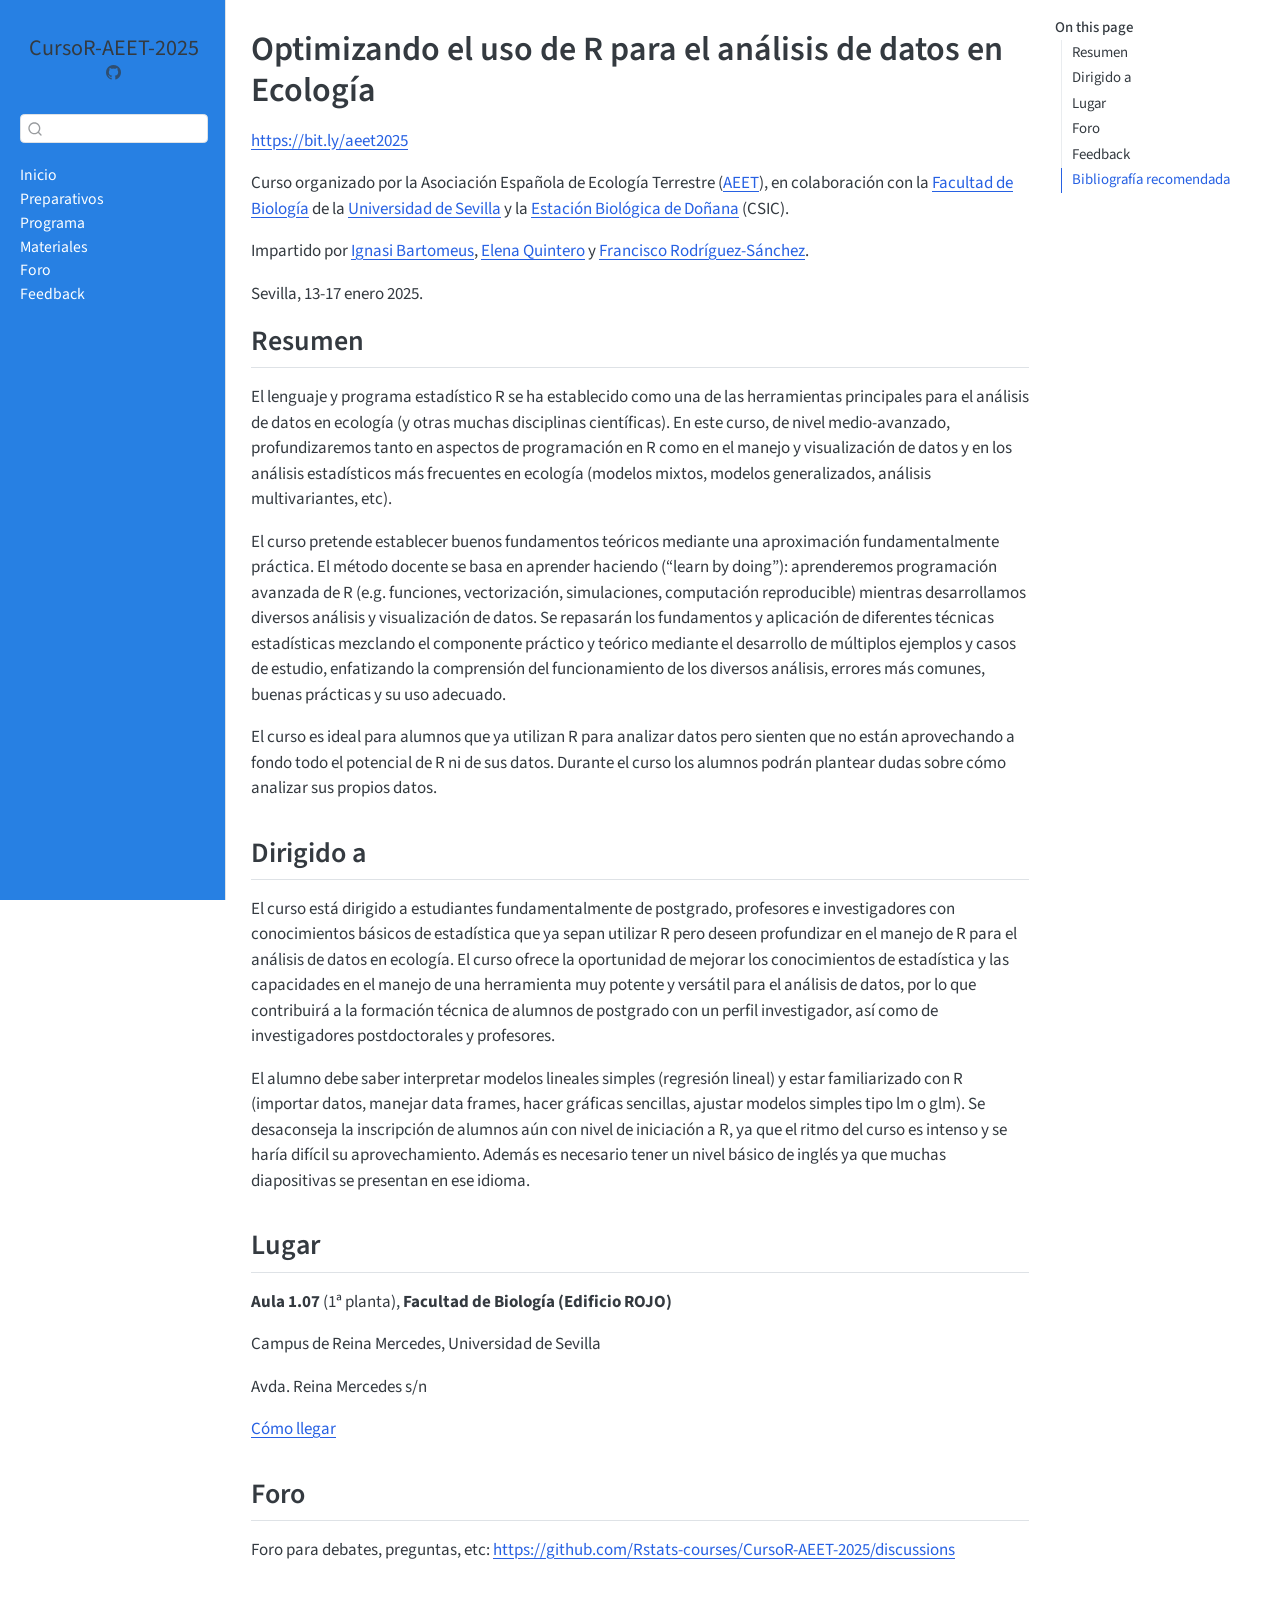
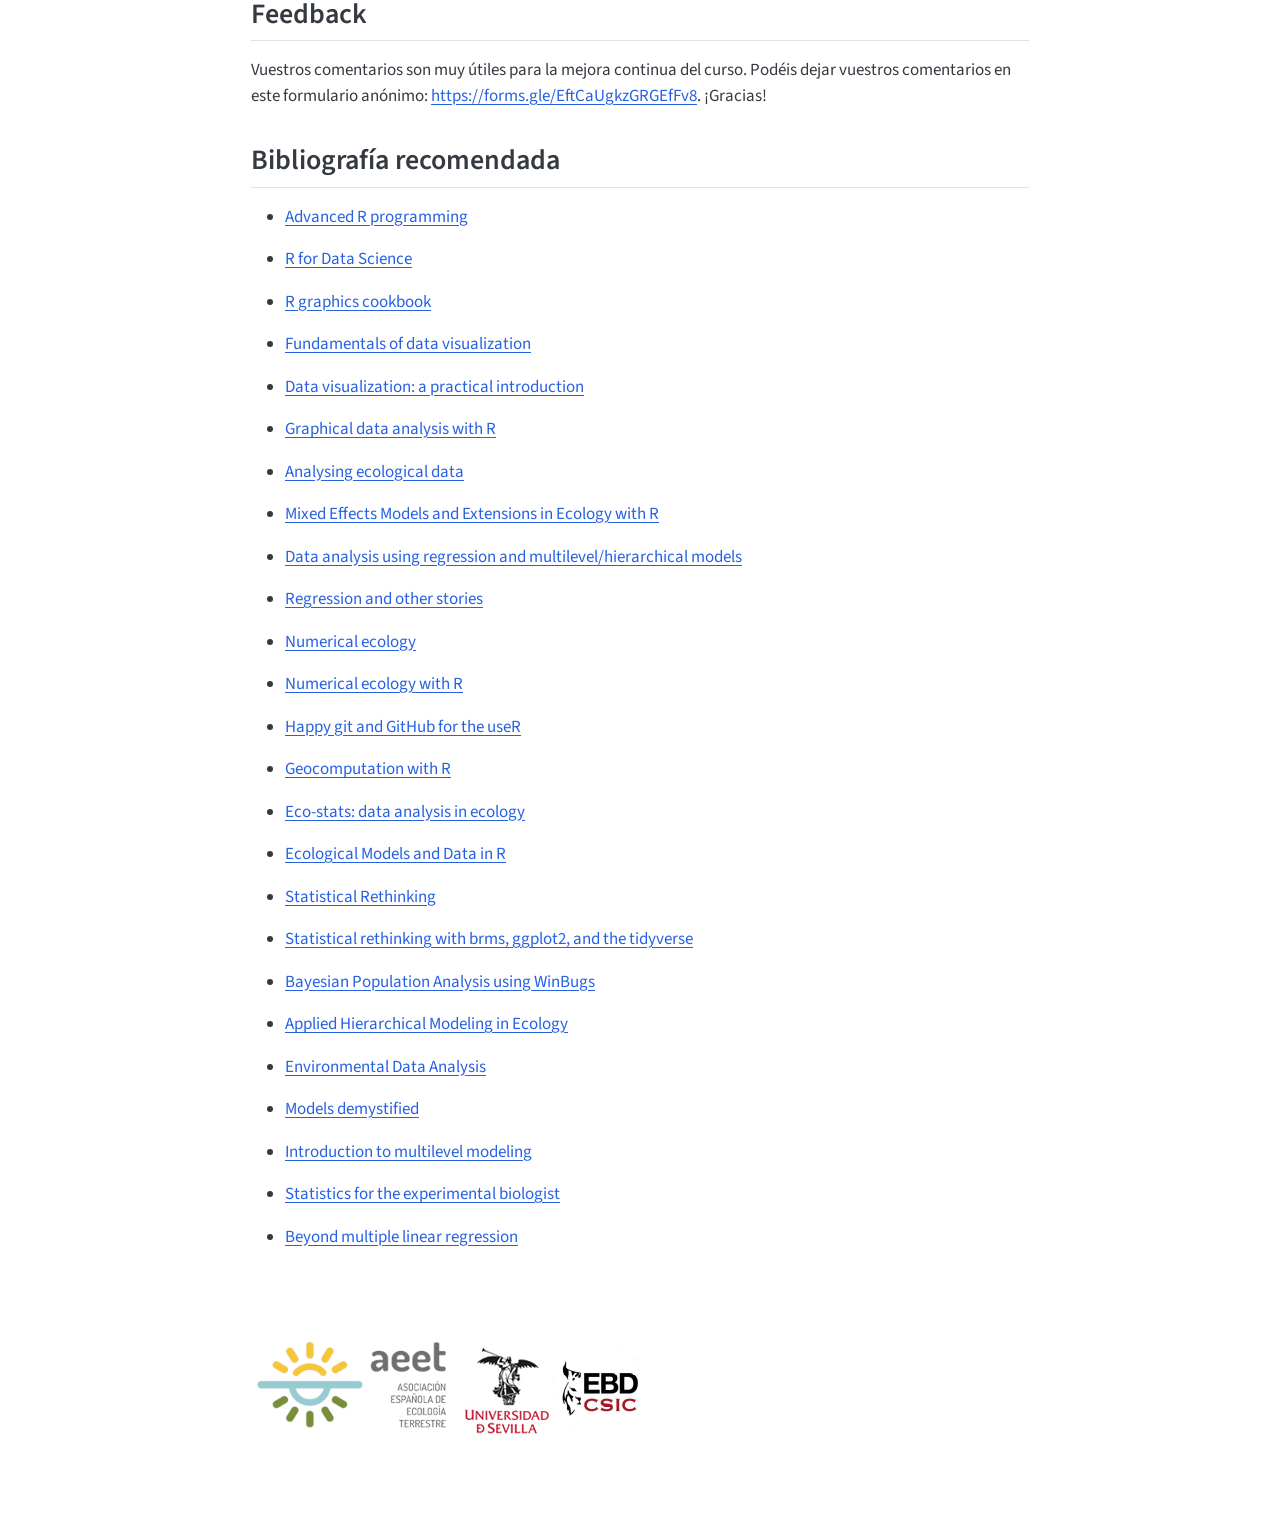
<file: index.html>
<!DOCTYPE html>
<html xmlns="http://www.w3.org/1999/xhtml" lang="en" xml:lang="en"><head>

<meta charset="utf-8">
<meta name="generator" content="quarto-1.6.42">

<meta name="viewport" content="width=device-width, initial-scale=1.0, user-scalable=yes">


<title>Optimizando el uso de R para el análisis de datos en Ecología – CursoR-AEET-2025</title>
<style>
code{white-space: pre-wrap;}
span.smallcaps{font-variant: small-caps;}
div.columns{display: flex; gap: min(4vw, 1.5em);}
div.column{flex: auto; overflow-x: auto;}
div.hanging-indent{margin-left: 1.5em; text-indent: -1.5em;}
ul.task-list{list-style: none;}
ul.task-list li input[type="checkbox"] {
  width: 0.8em;
  margin: 0 0.8em 0.2em -1em; /* quarto-specific, see https://github.com/quarto-dev/quarto-cli/issues/4556 */ 
  vertical-align: middle;
}
</style>


<script src="site_libs/quarto-nav/quarto-nav.js"></script>
<script src="site_libs/clipboard/clipboard.min.js"></script>
<script src="site_libs/quarto-search/autocomplete.umd.js"></script>
<script src="site_libs/quarto-search/fuse.min.js"></script>
<script src="site_libs/quarto-search/quarto-search.js"></script>
<meta name="quarto:offset" content="./">
<script src="site_libs/quarto-html/quarto.js"></script>
<script src="site_libs/quarto-html/popper.min.js"></script>
<script src="site_libs/quarto-html/tippy.umd.min.js"></script>
<script src="site_libs/quarto-html/anchor.min.js"></script>
<link href="site_libs/quarto-html/tippy.css" rel="stylesheet">
<link href="site_libs/quarto-html/quarto-syntax-highlighting-2f5df379a58b258e96c21c0638c20c03.css" rel="stylesheet" id="quarto-text-highlighting-styles">
<script src="site_libs/bootstrap/bootstrap.min.js"></script>
<link href="site_libs/bootstrap/bootstrap-icons.css" rel="stylesheet">
<link href="site_libs/bootstrap/bootstrap-5c2b0670d332f67eb8bce426a2fa5266.min.css" rel="stylesheet" append-hash="true" id="quarto-bootstrap" data-mode="light">
<script id="quarto-search-options" type="application/json">{
  "location": "sidebar",
  "copy-button": false,
  "collapse-after": 3,
  "panel-placement": "start",
  "type": "textbox",
  "limit": 50,
  "keyboard-shortcut": [
    "f",
    "/",
    "s"
  ],
  "show-item-context": false,
  "language": {
    "search-no-results-text": "No results",
    "search-matching-documents-text": "matching documents",
    "search-copy-link-title": "Copy link to search",
    "search-hide-matches-text": "Hide additional matches",
    "search-more-match-text": "more match in this document",
    "search-more-matches-text": "more matches in this document",
    "search-clear-button-title": "Clear",
    "search-text-placeholder": "",
    "search-detached-cancel-button-title": "Cancel",
    "search-submit-button-title": "Submit",
    "search-label": "Search"
  }
}</script>


</head>

<body class="nav-sidebar docked">

<div id="quarto-search-results"></div>
  <header id="quarto-header" class="headroom fixed-top">
  <nav class="quarto-secondary-nav">
    <div class="container-fluid d-flex">
      <button type="button" class="quarto-btn-toggle btn" data-bs-toggle="collapse" role="button" data-bs-target=".quarto-sidebar-collapse-item" aria-controls="quarto-sidebar" aria-expanded="false" aria-label="Toggle sidebar navigation" onclick="if (window.quartoToggleHeadroom) { window.quartoToggleHeadroom(); }">
        <i class="bi bi-layout-text-sidebar-reverse"></i>
      </button>
        <nav class="quarto-page-breadcrumbs" aria-label="breadcrumb"><ol class="breadcrumb"><li class="breadcrumb-item"><a href="./index.html">Inicio</a></li></ol></nav>
        <a class="flex-grow-1" role="navigation" data-bs-toggle="collapse" data-bs-target=".quarto-sidebar-collapse-item" aria-controls="quarto-sidebar" aria-expanded="false" aria-label="Toggle sidebar navigation" onclick="if (window.quartoToggleHeadroom) { window.quartoToggleHeadroom(); }">      
        </a>
      <button type="button" class="btn quarto-search-button" aria-label="Search" onclick="window.quartoOpenSearch();">
        <i class="bi bi-search"></i>
      </button>
    </div>
  </nav>
</header>
<!-- content -->
<div id="quarto-content" class="quarto-container page-columns page-rows-contents page-layout-article">
<!-- sidebar -->
  <nav id="quarto-sidebar" class="sidebar collapse collapse-horizontal quarto-sidebar-collapse-item sidebar-navigation docked overflow-auto">
    <div class="pt-lg-2 mt-2 text-center sidebar-header">
    <div class="sidebar-title mb-0 py-0">
      <a href="./">CursoR-AEET-2025</a> 
        <div class="sidebar-tools-main">
    <a href="https://github.com/Rstats-courses/CursoR-AEET-2025" title="GitHub" class="quarto-navigation-tool px-1" aria-label="GitHub"><i class="bi bi-github"></i></a>
</div>
    </div>
      </div>
        <div class="mt-2 flex-shrink-0 align-items-center">
        <div class="sidebar-search">
        <div id="quarto-search" class="" title="Search"></div>
        </div>
        </div>
    <div class="sidebar-menu-container"> 
    <ul class="list-unstyled mt-1">
        <li class="sidebar-item">
  <div class="sidebar-item-container"> 
  <a href="./index.html" class="sidebar-item-text sidebar-link active">
 <span class="menu-text">Inicio</span></a>
  </div>
</li>
        <li class="sidebar-item">
  <div class="sidebar-item-container"> 
  <a href="./preparativos.html" class="sidebar-item-text sidebar-link">
 <span class="menu-text">Preparativos</span></a>
  </div>
</li>
        <li class="sidebar-item">
  <div class="sidebar-item-container"> 
  <a href="./programa.html" class="sidebar-item-text sidebar-link">
 <span class="menu-text">Programa</span></a>
  </div>
</li>
        <li class="sidebar-item">
  <div class="sidebar-item-container"> 
  <a href="./materiales.html" class="sidebar-item-text sidebar-link">
 <span class="menu-text">Materiales</span></a>
  </div>
</li>
        <li class="sidebar-item">
  <div class="sidebar-item-container"> 
  <a href="https://github.com/Rstats-courses/CursoR-AEET-2025/discussions" class="sidebar-item-text sidebar-link">
 <span class="menu-text">Foro</span></a>
  </div>
</li>
        <li class="sidebar-item">
  <div class="sidebar-item-container"> 
  <a href="https://forms.gle/EftCaUgkzGRGEfFv8" class="sidebar-item-text sidebar-link">
 <span class="menu-text">Feedback</span></a>
  </div>
</li>
    </ul>
    </div>
</nav>
<div id="quarto-sidebar-glass" class="quarto-sidebar-collapse-item" data-bs-toggle="collapse" data-bs-target=".quarto-sidebar-collapse-item"></div>
<!-- margin-sidebar -->
    <div id="quarto-margin-sidebar" class="sidebar margin-sidebar">
        <nav id="TOC" role="doc-toc" class="toc-active">
    <h2 id="toc-title">On this page</h2>
   
  <ul>
  <li><a href="#resumen" id="toc-resumen" class="nav-link active" data-scroll-target="#resumen">Resumen</a></li>
  <li><a href="#dirigido-a" id="toc-dirigido-a" class="nav-link" data-scroll-target="#dirigido-a">Dirigido a</a></li>
  <li><a href="#lugar" id="toc-lugar" class="nav-link" data-scroll-target="#lugar">Lugar</a></li>
  <li><a href="#foro" id="toc-foro" class="nav-link" data-scroll-target="#foro">Foro</a></li>
  <li><a href="#feedback" id="toc-feedback" class="nav-link" data-scroll-target="#feedback">Feedback</a></li>
  <li><a href="#bibliografía-recomendada" id="toc-bibliografía-recomendada" class="nav-link" data-scroll-target="#bibliografía-recomendada">Bibliografía recomendada</a></li>
  </ul>
</nav>
    </div>
<!-- main -->
<main class="content" id="quarto-document-content">

<header id="title-block-header" class="quarto-title-block default">
<div class="quarto-title">
<h1 class="title">Optimizando el uso de R para el análisis de datos en Ecología</h1>
</div>



<div class="quarto-title-meta">

    
  
    
  </div>
  


</header>


<p><a href="https://bit.ly/aeet2025" class="uri">https://bit.ly/aeet2025</a></p>
<p>Curso organizado por la Asociación Española de Ecología Terrestre (<a href="http://www.aeet.org">AEET</a>), en colaboración con la <a href="https://biologia.us.es/">Facultad de Biología</a> de la <a href="https://www.us.es/">Universidad de Sevilla</a> y la <a href="https://www.ebd.csic.es">Estación Biológica de Doñana</a> (CSIC).</p>
<p>Impartido por <a href="https://bartomeuslab.com/">Ignasi Bartomeus</a>, <a href="https://elequintero.github.io/">Elena Quintero</a> y <a href="https://frodriguezsanchez.net/">Francisco Rodríguez-Sánchez</a>.</p>
<p>Sevilla, 13-17 enero 2025.</p>
<section id="resumen" class="level2">
<h2 class="anchored" data-anchor-id="resumen">Resumen</h2>
<p>El lenguaje y programa estadístico R se ha establecido como una de las herramientas principales para el análisis de datos en ecología (y otras muchas disciplinas científicas). En este curso, de nivel medio-avanzado, profundizaremos tanto en aspectos de programación en R como en el manejo y visualización de datos y en los análisis estadísticos más frecuentes en ecología (modelos mixtos, modelos generalizados, análisis multivariantes, etc).</p>
<p>El curso pretende establecer buenos fundamentos teóricos mediante una aproximación fundamentalmente práctica. El método docente se basa en aprender haciendo (“learn by doing”): aprenderemos programación avanzada de R (e.g.&nbsp;funciones, vectorización, simulaciones, computación reproducible) mientras desarrollamos diversos análisis y visualización de datos. Se repasarán los fundamentos y aplicación de diferentes técnicas estadísticas mezclando el componente práctico y teórico mediante el desarrollo de múltiplos ejemplos y casos de estudio, enfatizando la comprensión del funcionamiento de los diversos análisis, errores más comunes, buenas prácticas y su uso adecuado.</p>
<p>El curso es ideal para alumnos que ya utilizan R para analizar datos pero sienten que no están aprovechando a fondo todo el potencial de R ni de sus datos. Durante el curso los alumnos podrán plantear dudas sobre cómo analizar sus propios datos.</p>
</section>
<section id="dirigido-a" class="level2">
<h2 class="anchored" data-anchor-id="dirigido-a">Dirigido a</h2>
<p>El curso está dirigido a estudiantes fundamentalmente de postgrado, profesores e investigadores con conocimientos básicos de estadística que ya sepan utilizar R pero deseen profundizar en el manejo de R para el análisis de datos en ecología. El curso ofrece la oportunidad de mejorar los conocimientos de estadística y las capacidades en el manejo de una herramienta muy potente y versátil para el análisis de datos, por lo que contribuirá a la formación técnica de alumnos de postgrado con un perfil investigador, así como de investigadores postdoctorales y profesores.</p>
<p>El alumno debe saber interpretar modelos lineales simples (regresión lineal) y estar familiarizado con R (importar datos, manejar data frames, hacer gráficas sencillas, ajustar modelos simples tipo lm o glm). Se desaconseja la inscripción de alumnos aún con nivel de iniciación a R, ya que el ritmo del curso es intenso y se haría difícil su aprovechamiento. Además es necesario tener un nivel básico de inglés ya que muchas diapositivas se presentan en ese idioma.</p>
</section>
<section id="lugar" class="level2">
<h2 class="anchored" data-anchor-id="lugar">Lugar</h2>
<p><strong>Aula 1.07</strong> (1ª planta), <strong>Facultad de Biología (Edificio ROJO)</strong></p>
<p>Campus de Reina Mercedes, Universidad de Sevilla</p>
<p>Avda. Reina Mercedes s/n</p>
<p><a href="https://goo.gl/maps/vFWL6eqs85L6zP3n6">Cómo llegar</a></p>
</section>
<section id="foro" class="level2">
<h2 class="anchored" data-anchor-id="foro">Foro</h2>
<p>Foro para debates, preguntas, etc: <a href="https://github.com/Rstats-courses/CursoR-AEET-2025/discussions" class="uri">https://github.com/Rstats-courses/CursoR-AEET-2025/discussions</a></p>
</section>
<section id="feedback" class="level2">
<h2 class="anchored" data-anchor-id="feedback">Feedback</h2>
<p>Vuestros comentarios son muy útiles para la mejora continua del curso. Podéis dejar vuestros comentarios en este formulario anónimo: <a href="https://forms.gle/EftCaUgkzGRGEfFv8" class="uri">https://forms.gle/EftCaUgkzGRGEfFv8</a>. ¡Gracias!</p>
</section>
<section id="bibliografía-recomendada" class="level2">
<h2 class="anchored" data-anchor-id="bibliografía-recomendada">Bibliografía recomendada</h2>
<ul>
<li><p><a href="http://adv-r.had.co.nz/">Advanced R programming</a></p></li>
<li><p><a href="http://r4ds.had.co.nz/">R for Data Science</a></p></li>
<li><p><a href="https://r-graphics.org/">R graphics cookbook</a></p></li>
<li><p><a href="https://clauswilke.com/dataviz/">Fundamentals of data visualization</a></p></li>
<li><p><a href="http://socviz.co/">Data visualization: a practical introduction</a></p></li>
<li><p><a href="http://www.gradaanwr.net/">Graphical data analysis with R</a></p></li>
<li><p><a href="https://www.highstat.com/index.php/books2">Analysing ecological data</a></p></li>
<li><p><a href="https://www.highstat.com/index.php/books2">Mixed Effects Models and Extensions in Ecology with R</a></p></li>
<li><p><a href="http://www.stat.columbia.edu/~gelman/arm/">Data analysis using regression and multilevel/hierarchical models</a></p></li>
<li><p><a href="https://avehtari.github.io/ROS-Examples/">Regression and other stories</a></p></li>
<li><p><a href="https://www.elsevier.com/books/numerical-ecology/legendre/978-0-444-53868-0">Numerical ecology</a></p></li>
<li><p><a href="http://www.springer.com/la/book/9781441979759">Numerical ecology with R</a></p></li>
<li><p><a href="http://happygitwithr.com/">Happy git and GitHub for the useR</a></p></li>
<li><p><a href="https://r.geocompx.org/">Geocomputation with R</a></p></li>
<li><p><a href="https://link.springer.com/book/10.1007/978-3-030-88443-7">Eco-stats: data analysis in ecology</a></p></li>
<li><p><a href="https://math.mcmaster.ca/~bolker/emdbook/index.html">Ecological Models and Data in R</a></p></li>
<li><p><a href="https://xcelab.net/rm/">Statistical Rethinking</a></p></li>
<li><p><a href="https://bookdown.org/content/4857/">Statistical rethinking with brms, ggplot2, and the tidyverse</a></p></li>
<li><p><a href="https://www.sciencedirect.com/book/9780123870209/bayesian-population-analysis-using-winbugs">Bayesian Population Analysis using WinBugs</a></p></li>
<li><p><a href="https://www.mbr-pwrc.usgs.gov/pubanalysis/keryroylebook/">Applied Hierarchical Modeling in Ecology</a></p></li>
<li><p><a href="https://link.springer.com/book/10.1007/978-3-030-55020-2">Environmental Data Analysis</a></p></li>
<li><p><a href="https://m-clark.github.io/book-of-models/">Models demystified</a></p></li>
<li><p><a href="https://www.learn-mlms.com/">Introduction to multilevel modeling</a></p></li>
<li><p><a href="https://www.middleprofessor.com/files/applied-biostatistics_bookdown/_book/index.html">Statistics for the experimental biologist</a></p></li>
<li><p><a href="https://bookdown.org/roback/bookdown-BeyondMLR/">Beyond multiple linear regression</a></p></li>
</ul>
<p><br> <br></p>
<p><img src="logos2.png" class="img-fluid"></p>


</section>

</main> <!-- /main -->
<script id="quarto-html-after-body" type="application/javascript">
window.document.addEventListener("DOMContentLoaded", function (event) {
  const toggleBodyColorMode = (bsSheetEl) => {
    const mode = bsSheetEl.getAttribute("data-mode");
    const bodyEl = window.document.querySelector("body");
    if (mode === "dark") {
      bodyEl.classList.add("quarto-dark");
      bodyEl.classList.remove("quarto-light");
    } else {
      bodyEl.classList.add("quarto-light");
      bodyEl.classList.remove("quarto-dark");
    }
  }
  const toggleBodyColorPrimary = () => {
    const bsSheetEl = window.document.querySelector("link#quarto-bootstrap");
    if (bsSheetEl) {
      toggleBodyColorMode(bsSheetEl);
    }
  }
  toggleBodyColorPrimary();  
  const icon = "";
  const anchorJS = new window.AnchorJS();
  anchorJS.options = {
    placement: 'right',
    icon: icon
  };
  anchorJS.add('.anchored');
  const isCodeAnnotation = (el) => {
    for (const clz of el.classList) {
      if (clz.startsWith('code-annotation-')) {                     
        return true;
      }
    }
    return false;
  }
  const onCopySuccess = function(e) {
    // button target
    const button = e.trigger;
    // don't keep focus
    button.blur();
    // flash "checked"
    button.classList.add('code-copy-button-checked');
    var currentTitle = button.getAttribute("title");
    button.setAttribute("title", "Copied!");
    let tooltip;
    if (window.bootstrap) {
      button.setAttribute("data-bs-toggle", "tooltip");
      button.setAttribute("data-bs-placement", "left");
      button.setAttribute("data-bs-title", "Copied!");
      tooltip = new bootstrap.Tooltip(button, 
        { trigger: "manual", 
          customClass: "code-copy-button-tooltip",
          offset: [0, -8]});
      tooltip.show();    
    }
    setTimeout(function() {
      if (tooltip) {
        tooltip.hide();
        button.removeAttribute("data-bs-title");
        button.removeAttribute("data-bs-toggle");
        button.removeAttribute("data-bs-placement");
      }
      button.setAttribute("title", currentTitle);
      button.classList.remove('code-copy-button-checked');
    }, 1000);
    // clear code selection
    e.clearSelection();
  }
  const getTextToCopy = function(trigger) {
      const codeEl = trigger.previousElementSibling.cloneNode(true);
      for (const childEl of codeEl.children) {
        if (isCodeAnnotation(childEl)) {
          childEl.remove();
        }
      }
      return codeEl.innerText;
  }
  const clipboard = new window.ClipboardJS('.code-copy-button:not([data-in-quarto-modal])', {
    text: getTextToCopy
  });
  clipboard.on('success', onCopySuccess);
  if (window.document.getElementById('quarto-embedded-source-code-modal')) {
    const clipboardModal = new window.ClipboardJS('.code-copy-button[data-in-quarto-modal]', {
      text: getTextToCopy,
      container: window.document.getElementById('quarto-embedded-source-code-modal')
    });
    clipboardModal.on('success', onCopySuccess);
  }
    var localhostRegex = new RegExp(/^(?:http|https):\/\/localhost\:?[0-9]*\//);
    var mailtoRegex = new RegExp(/^mailto:/);
      var filterRegex = new RegExp("https:\/\/Rstats-courses\.github\.io\/CursoR-AEET-2025\/");
    var isInternal = (href) => {
        return filterRegex.test(href) || localhostRegex.test(href) || mailtoRegex.test(href);
    }
    // Inspect non-navigation links and adorn them if external
 	var links = window.document.querySelectorAll('a[href]:not(.nav-link):not(.navbar-brand):not(.toc-action):not(.sidebar-link):not(.sidebar-item-toggle):not(.pagination-link):not(.no-external):not([aria-hidden]):not(.dropdown-item):not(.quarto-navigation-tool):not(.about-link)');
    for (var i=0; i<links.length; i++) {
      const link = links[i];
      if (!isInternal(link.href)) {
        // undo the damage that might have been done by quarto-nav.js in the case of
        // links that we want to consider external
        if (link.dataset.originalHref !== undefined) {
          link.href = link.dataset.originalHref;
        }
      }
    }
  function tippyHover(el, contentFn, onTriggerFn, onUntriggerFn) {
    const config = {
      allowHTML: true,
      maxWidth: 500,
      delay: 100,
      arrow: false,
      appendTo: function(el) {
          return el.parentElement;
      },
      interactive: true,
      interactiveBorder: 10,
      theme: 'quarto',
      placement: 'bottom-start',
    };
    if (contentFn) {
      config.content = contentFn;
    }
    if (onTriggerFn) {
      config.onTrigger = onTriggerFn;
    }
    if (onUntriggerFn) {
      config.onUntrigger = onUntriggerFn;
    }
    window.tippy(el, config); 
  }
  const noterefs = window.document.querySelectorAll('a[role="doc-noteref"]');
  for (var i=0; i<noterefs.length; i++) {
    const ref = noterefs[i];
    tippyHover(ref, function() {
      // use id or data attribute instead here
      let href = ref.getAttribute('data-footnote-href') || ref.getAttribute('href');
      try { href = new URL(href).hash; } catch {}
      const id = href.replace(/^#\/?/, "");
      const note = window.document.getElementById(id);
      if (note) {
        return note.innerHTML;
      } else {
        return "";
      }
    });
  }
  const xrefs = window.document.querySelectorAll('a.quarto-xref');
  const processXRef = (id, note) => {
    // Strip column container classes
    const stripColumnClz = (el) => {
      el.classList.remove("page-full", "page-columns");
      if (el.children) {
        for (const child of el.children) {
          stripColumnClz(child);
        }
      }
    }
    stripColumnClz(note)
    if (id === null || id.startsWith('sec-')) {
      // Special case sections, only their first couple elements
      const container = document.createElement("div");
      if (note.children && note.children.length > 2) {
        container.appendChild(note.children[0].cloneNode(true));
        for (let i = 1; i < note.children.length; i++) {
          const child = note.children[i];
          if (child.tagName === "P" && child.innerText === "") {
            continue;
          } else {
            container.appendChild(child.cloneNode(true));
            break;
          }
        }
        if (window.Quarto?.typesetMath) {
          window.Quarto.typesetMath(container);
        }
        return container.innerHTML
      } else {
        if (window.Quarto?.typesetMath) {
          window.Quarto.typesetMath(note);
        }
        return note.innerHTML;
      }
    } else {
      // Remove any anchor links if they are present
      const anchorLink = note.querySelector('a.anchorjs-link');
      if (anchorLink) {
        anchorLink.remove();
      }
      if (window.Quarto?.typesetMath) {
        window.Quarto.typesetMath(note);
      }
      if (note.classList.contains("callout")) {
        return note.outerHTML;
      } else {
        return note.innerHTML;
      }
    }
  }
  for (var i=0; i<xrefs.length; i++) {
    const xref = xrefs[i];
    tippyHover(xref, undefined, function(instance) {
      instance.disable();
      let url = xref.getAttribute('href');
      let hash = undefined; 
      if (url.startsWith('#')) {
        hash = url;
      } else {
        try { hash = new URL(url).hash; } catch {}
      }
      if (hash) {
        const id = hash.replace(/^#\/?/, "");
        const note = window.document.getElementById(id);
        if (note !== null) {
          try {
            const html = processXRef(id, note.cloneNode(true));
            instance.setContent(html);
          } finally {
            instance.enable();
            instance.show();
          }
        } else {
          // See if we can fetch this
          fetch(url.split('#')[0])
          .then(res => res.text())
          .then(html => {
            const parser = new DOMParser();
            const htmlDoc = parser.parseFromString(html, "text/html");
            const note = htmlDoc.getElementById(id);
            if (note !== null) {
              const html = processXRef(id, note);
              instance.setContent(html);
            } 
          }).finally(() => {
            instance.enable();
            instance.show();
          });
        }
      } else {
        // See if we can fetch a full url (with no hash to target)
        // This is a special case and we should probably do some content thinning / targeting
        fetch(url)
        .then(res => res.text())
        .then(html => {
          const parser = new DOMParser();
          const htmlDoc = parser.parseFromString(html, "text/html");
          const note = htmlDoc.querySelector('main.content');
          if (note !== null) {
            // This should only happen for chapter cross references
            // (since there is no id in the URL)
            // remove the first header
            if (note.children.length > 0 && note.children[0].tagName === "HEADER") {
              note.children[0].remove();
            }
            const html = processXRef(null, note);
            instance.setContent(html);
          } 
        }).finally(() => {
          instance.enable();
          instance.show();
        });
      }
    }, function(instance) {
    });
  }
      let selectedAnnoteEl;
      const selectorForAnnotation = ( cell, annotation) => {
        let cellAttr = 'data-code-cell="' + cell + '"';
        let lineAttr = 'data-code-annotation="' +  annotation + '"';
        const selector = 'span[' + cellAttr + '][' + lineAttr + ']';
        return selector;
      }
      const selectCodeLines = (annoteEl) => {
        const doc = window.document;
        const targetCell = annoteEl.getAttribute("data-target-cell");
        const targetAnnotation = annoteEl.getAttribute("data-target-annotation");
        const annoteSpan = window.document.querySelector(selectorForAnnotation(targetCell, targetAnnotation));
        const lines = annoteSpan.getAttribute("data-code-lines").split(",");
        const lineIds = lines.map((line) => {
          return targetCell + "-" + line;
        })
        let top = null;
        let height = null;
        let parent = null;
        if (lineIds.length > 0) {
            //compute the position of the single el (top and bottom and make a div)
            const el = window.document.getElementById(lineIds[0]);
            top = el.offsetTop;
            height = el.offsetHeight;
            parent = el.parentElement.parentElement;
          if (lineIds.length > 1) {
            const lastEl = window.document.getElementById(lineIds[lineIds.length - 1]);
            const bottom = lastEl.offsetTop + lastEl.offsetHeight;
            height = bottom - top;
          }
          if (top !== null && height !== null && parent !== null) {
            // cook up a div (if necessary) and position it 
            let div = window.document.getElementById("code-annotation-line-highlight");
            if (div === null) {
              div = window.document.createElement("div");
              div.setAttribute("id", "code-annotation-line-highlight");
              div.style.position = 'absolute';
              parent.appendChild(div);
            }
            div.style.top = top - 2 + "px";
            div.style.height = height + 4 + "px";
            div.style.left = 0;
            let gutterDiv = window.document.getElementById("code-annotation-line-highlight-gutter");
            if (gutterDiv === null) {
              gutterDiv = window.document.createElement("div");
              gutterDiv.setAttribute("id", "code-annotation-line-highlight-gutter");
              gutterDiv.style.position = 'absolute';
              const codeCell = window.document.getElementById(targetCell);
              const gutter = codeCell.querySelector('.code-annotation-gutter');
              gutter.appendChild(gutterDiv);
            }
            gutterDiv.style.top = top - 2 + "px";
            gutterDiv.style.height = height + 4 + "px";
          }
          selectedAnnoteEl = annoteEl;
        }
      };
      const unselectCodeLines = () => {
        const elementsIds = ["code-annotation-line-highlight", "code-annotation-line-highlight-gutter"];
        elementsIds.forEach((elId) => {
          const div = window.document.getElementById(elId);
          if (div) {
            div.remove();
          }
        });
        selectedAnnoteEl = undefined;
      };
        // Handle positioning of the toggle
    window.addEventListener(
      "resize",
      throttle(() => {
        elRect = undefined;
        if (selectedAnnoteEl) {
          selectCodeLines(selectedAnnoteEl);
        }
      }, 10)
    );
    function throttle(fn, ms) {
    let throttle = false;
    let timer;
      return (...args) => {
        if(!throttle) { // first call gets through
            fn.apply(this, args);
            throttle = true;
        } else { // all the others get throttled
            if(timer) clearTimeout(timer); // cancel #2
            timer = setTimeout(() => {
              fn.apply(this, args);
              timer = throttle = false;
            }, ms);
        }
      };
    }
      // Attach click handler to the DT
      const annoteDls = window.document.querySelectorAll('dt[data-target-cell]');
      for (const annoteDlNode of annoteDls) {
        annoteDlNode.addEventListener('click', (event) => {
          const clickedEl = event.target;
          if (clickedEl !== selectedAnnoteEl) {
            unselectCodeLines();
            const activeEl = window.document.querySelector('dt[data-target-cell].code-annotation-active');
            if (activeEl) {
              activeEl.classList.remove('code-annotation-active');
            }
            selectCodeLines(clickedEl);
            clickedEl.classList.add('code-annotation-active');
          } else {
            // Unselect the line
            unselectCodeLines();
            clickedEl.classList.remove('code-annotation-active');
          }
        });
      }
  const findCites = (el) => {
    const parentEl = el.parentElement;
    if (parentEl) {
      const cites = parentEl.dataset.cites;
      if (cites) {
        return {
          el,
          cites: cites.split(' ')
        };
      } else {
        return findCites(el.parentElement)
      }
    } else {
      return undefined;
    }
  };
  var bibliorefs = window.document.querySelectorAll('a[role="doc-biblioref"]');
  for (var i=0; i<bibliorefs.length; i++) {
    const ref = bibliorefs[i];
    const citeInfo = findCites(ref);
    if (citeInfo) {
      tippyHover(citeInfo.el, function() {
        var popup = window.document.createElement('div');
        citeInfo.cites.forEach(function(cite) {
          var citeDiv = window.document.createElement('div');
          citeDiv.classList.add('hanging-indent');
          citeDiv.classList.add('csl-entry');
          var biblioDiv = window.document.getElementById('ref-' + cite);
          if (biblioDiv) {
            citeDiv.innerHTML = biblioDiv.innerHTML;
          }
          popup.appendChild(citeDiv);
        });
        return popup.innerHTML;
      });
    }
  }
});
</script>
</div> <!-- /content -->




</body></html>
</file>
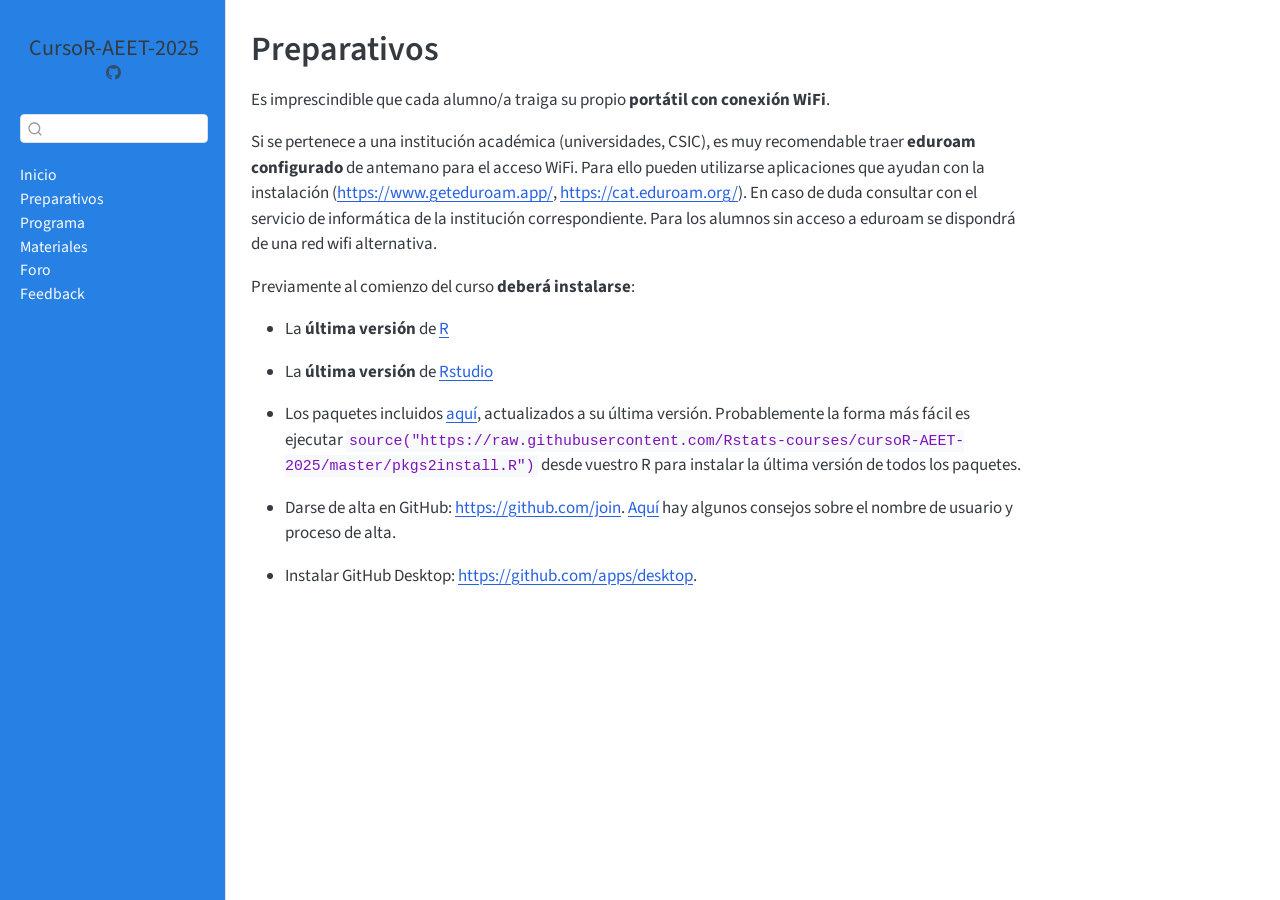
<file: preparativos.html>
<!DOCTYPE html>
<html xmlns="http://www.w3.org/1999/xhtml" lang="en" xml:lang="en"><head>

<meta charset="utf-8">
<meta name="generator" content="quarto-1.6.42">

<meta name="viewport" content="width=device-width, initial-scale=1.0, user-scalable=yes">


<title>Preparativos – CursoR-AEET-2025</title>
<style>
code{white-space: pre-wrap;}
span.smallcaps{font-variant: small-caps;}
div.columns{display: flex; gap: min(4vw, 1.5em);}
div.column{flex: auto; overflow-x: auto;}
div.hanging-indent{margin-left: 1.5em; text-indent: -1.5em;}
ul.task-list{list-style: none;}
ul.task-list li input[type="checkbox"] {
  width: 0.8em;
  margin: 0 0.8em 0.2em -1em; /* quarto-specific, see https://github.com/quarto-dev/quarto-cli/issues/4556 */ 
  vertical-align: middle;
}
</style>


<script src="site_libs/quarto-nav/quarto-nav.js"></script>
<script src="site_libs/clipboard/clipboard.min.js"></script>
<script src="site_libs/quarto-search/autocomplete.umd.js"></script>
<script src="site_libs/quarto-search/fuse.min.js"></script>
<script src="site_libs/quarto-search/quarto-search.js"></script>
<meta name="quarto:offset" content="./">
<script src="site_libs/quarto-html/quarto.js"></script>
<script src="site_libs/quarto-html/popper.min.js"></script>
<script src="site_libs/quarto-html/tippy.umd.min.js"></script>
<script src="site_libs/quarto-html/anchor.min.js"></script>
<link href="site_libs/quarto-html/tippy.css" rel="stylesheet">
<link href="site_libs/quarto-html/quarto-syntax-highlighting-2f5df379a58b258e96c21c0638c20c03.css" rel="stylesheet" id="quarto-text-highlighting-styles">
<script src="site_libs/bootstrap/bootstrap.min.js"></script>
<link href="site_libs/bootstrap/bootstrap-icons.css" rel="stylesheet">
<link href="site_libs/bootstrap/bootstrap-5c2b0670d332f67eb8bce426a2fa5266.min.css" rel="stylesheet" append-hash="true" id="quarto-bootstrap" data-mode="light">
<script id="quarto-search-options" type="application/json">{
  "location": "sidebar",
  "copy-button": false,
  "collapse-after": 3,
  "panel-placement": "start",
  "type": "textbox",
  "limit": 50,
  "keyboard-shortcut": [
    "f",
    "/",
    "s"
  ],
  "show-item-context": false,
  "language": {
    "search-no-results-text": "No results",
    "search-matching-documents-text": "matching documents",
    "search-copy-link-title": "Copy link to search",
    "search-hide-matches-text": "Hide additional matches",
    "search-more-match-text": "more match in this document",
    "search-more-matches-text": "more matches in this document",
    "search-clear-button-title": "Clear",
    "search-text-placeholder": "",
    "search-detached-cancel-button-title": "Cancel",
    "search-submit-button-title": "Submit",
    "search-label": "Search"
  }
}</script>


</head>

<body class="nav-sidebar docked">

<div id="quarto-search-results"></div>
  <header id="quarto-header" class="headroom fixed-top">
  <nav class="quarto-secondary-nav">
    <div class="container-fluid d-flex">
      <button type="button" class="quarto-btn-toggle btn" data-bs-toggle="collapse" role="button" data-bs-target=".quarto-sidebar-collapse-item" aria-controls="quarto-sidebar" aria-expanded="false" aria-label="Toggle sidebar navigation" onclick="if (window.quartoToggleHeadroom) { window.quartoToggleHeadroom(); }">
        <i class="bi bi-layout-text-sidebar-reverse"></i>
      </button>
        <nav class="quarto-page-breadcrumbs" aria-label="breadcrumb"><ol class="breadcrumb"><li class="breadcrumb-item"><a href="./preparativos.html">Preparativos</a></li></ol></nav>
        <a class="flex-grow-1" role="navigation" data-bs-toggle="collapse" data-bs-target=".quarto-sidebar-collapse-item" aria-controls="quarto-sidebar" aria-expanded="false" aria-label="Toggle sidebar navigation" onclick="if (window.quartoToggleHeadroom) { window.quartoToggleHeadroom(); }">      
        </a>
      <button type="button" class="btn quarto-search-button" aria-label="Search" onclick="window.quartoOpenSearch();">
        <i class="bi bi-search"></i>
      </button>
    </div>
  </nav>
</header>
<!-- content -->
<div id="quarto-content" class="quarto-container page-columns page-rows-contents page-layout-article">
<!-- sidebar -->
  <nav id="quarto-sidebar" class="sidebar collapse collapse-horizontal quarto-sidebar-collapse-item sidebar-navigation docked overflow-auto">
    <div class="pt-lg-2 mt-2 text-center sidebar-header">
    <div class="sidebar-title mb-0 py-0">
      <a href="./">CursoR-AEET-2025</a> 
        <div class="sidebar-tools-main">
    <a href="https://github.com/Rstats-courses/CursoR-AEET-2025" title="GitHub" class="quarto-navigation-tool px-1" aria-label="GitHub"><i class="bi bi-github"></i></a>
</div>
    </div>
      </div>
        <div class="mt-2 flex-shrink-0 align-items-center">
        <div class="sidebar-search">
        <div id="quarto-search" class="" title="Search"></div>
        </div>
        </div>
    <div class="sidebar-menu-container"> 
    <ul class="list-unstyled mt-1">
        <li class="sidebar-item">
  <div class="sidebar-item-container"> 
  <a href="./index.html" class="sidebar-item-text sidebar-link">
 <span class="menu-text">Inicio</span></a>
  </div>
</li>
        <li class="sidebar-item">
  <div class="sidebar-item-container"> 
  <a href="./preparativos.html" class="sidebar-item-text sidebar-link active">
 <span class="menu-text">Preparativos</span></a>
  </div>
</li>
        <li class="sidebar-item">
  <div class="sidebar-item-container"> 
  <a href="./programa.html" class="sidebar-item-text sidebar-link">
 <span class="menu-text">Programa</span></a>
  </div>
</li>
        <li class="sidebar-item">
  <div class="sidebar-item-container"> 
  <a href="./materiales.html" class="sidebar-item-text sidebar-link">
 <span class="menu-text">Materiales</span></a>
  </div>
</li>
        <li class="sidebar-item">
  <div class="sidebar-item-container"> 
  <a href="https://github.com/Rstats-courses/CursoR-AEET-2025/discussions" class="sidebar-item-text sidebar-link">
 <span class="menu-text">Foro</span></a>
  </div>
</li>
        <li class="sidebar-item">
  <div class="sidebar-item-container"> 
  <a href="https://forms.gle/EftCaUgkzGRGEfFv8" class="sidebar-item-text sidebar-link">
 <span class="menu-text">Feedback</span></a>
  </div>
</li>
    </ul>
    </div>
</nav>
<div id="quarto-sidebar-glass" class="quarto-sidebar-collapse-item" data-bs-toggle="collapse" data-bs-target=".quarto-sidebar-collapse-item"></div>
<!-- margin-sidebar -->
    <div id="quarto-margin-sidebar" class="sidebar margin-sidebar zindex-bottom">
        
    </div>
<!-- main -->
<main class="content" id="quarto-document-content">

<header id="title-block-header" class="quarto-title-block default">
<div class="quarto-title">
<h1 class="title">Preparativos</h1>
</div>



<div class="quarto-title-meta">

    
  
    
  </div>
  


</header>


<p>Es imprescindible que cada alumno/a traiga su propio <strong>portátil con conexión WiFi</strong>.</p>
<p>Si se pertenece a una institución académica (universidades, CSIC), es muy recomendable traer <strong>eduroam configurado</strong> de antemano para el acceso WiFi. Para ello pueden utilizarse aplicaciones que ayudan con la instalación (<a href="https://www.geteduroam.app/" class="uri">https://www.geteduroam.app/</a>, <a href="https://cat.eduroam.org/" class="uri">https://cat.eduroam.org/</a>). En caso de duda consultar con el servicio de informática de la institución correspondiente. Para los alumnos sin acceso a eduroam se dispondrá de una red wifi alternativa.</p>
<p>Previamente al comienzo del curso <strong>deberá instalarse</strong>:</p>
<ul>
<li><p>La <strong>última versión</strong> de <a href="https://cloud.r-project.org/">R</a></p></li>
<li><p>La <strong>última versión</strong> de <a href="https://www.rstudio.com/products/rstudio/download/">Rstudio</a></p></li>
<li><p>Los paquetes incluidos <a href="https://raw.githubusercontent.com/Rstats-courses/cursoR-AEET-2025/master/pkgs2install.R">aquí</a>, actualizados a su última versión. Probablemente la forma más fácil es ejecutar <code>source("https://raw.githubusercontent.com/Rstats-courses/cursoR-AEET-2025/master/pkgs2install.R")</code> desde vuestro R para instalar la última versión de todos los paquetes.</p></li>
<li><p>Darse de alta en GitHub: <a href="https://github.com/join" class="uri">https://github.com/join</a>. <a href="https://happygitwithr.com/github-acct.html">Aquí</a> hay algunos consejos sobre el nombre de usuario y proceso de alta.</p></li>
<li><p>Instalar GitHub Desktop: <a href="https://github.com/apps/desktop" class="uri">https://github.com/apps/desktop</a>.</p></li>
</ul>
<!-- This below moved to post in Discussion to avoid confussion

https://github.com/Rstats-courses/CursoR-AEET-2025/discussions/2

### Resolución de problemas con Git, Rstudio y GitHub

- Primero comprobar si ya tienes git instalado: <https://happygitwithr.com/github-acct.html>
  
- Si no lo tienes instalado, instálalo: <https://happygitwithr.com/install-git.html>. IMPORTANTE seguir las instrucciones al detalle para evitar problemas después.
  
- Configurar git: nombre de usuario y email. Se puede hacer directamente desde R mediante el paquete `usethis` o usando la terminal. Instrucciones [AQUÍ](https://happygitwithr.com/hello-git.html#hello-git).
  
- (Recomendado) Instalar un cliente para git. Por ejemplo GitHub Desktop o GitKraken. Más info [aquí](https://happygitwithr.com/git-client.html#recommended-git-clients)
  
Opcionalmente:
  
- Configurar la Personal Access Token (PAT) de GitHub: instrucciones [aquí](https://happygitwithr.com/https-pat.html#tldr)
  
- Comprobar la comunicación con GitHub ([instrucciones](https://happygitwithr.com/push-pull-github.html))
  
- Comprobar comunicación entre Rstudio y git ([instrucciones](https://happygitwithr.com/rstudio-git-github.html))
  
- Si Rstudio no puede detectar git: <https://happygitwithr.com/rstudio-see-git.html>
  
- Problemas frecuentes: <https://happygitwithr.com/troubleshooting.html>
  
-->



</main> <!-- /main -->
<script id="quarto-html-after-body" type="application/javascript">
window.document.addEventListener("DOMContentLoaded", function (event) {
  const toggleBodyColorMode = (bsSheetEl) => {
    const mode = bsSheetEl.getAttribute("data-mode");
    const bodyEl = window.document.querySelector("body");
    if (mode === "dark") {
      bodyEl.classList.add("quarto-dark");
      bodyEl.classList.remove("quarto-light");
    } else {
      bodyEl.classList.add("quarto-light");
      bodyEl.classList.remove("quarto-dark");
    }
  }
  const toggleBodyColorPrimary = () => {
    const bsSheetEl = window.document.querySelector("link#quarto-bootstrap");
    if (bsSheetEl) {
      toggleBodyColorMode(bsSheetEl);
    }
  }
  toggleBodyColorPrimary();  
  const icon = "";
  const anchorJS = new window.AnchorJS();
  anchorJS.options = {
    placement: 'right',
    icon: icon
  };
  anchorJS.add('.anchored');
  const isCodeAnnotation = (el) => {
    for (const clz of el.classList) {
      if (clz.startsWith('code-annotation-')) {                     
        return true;
      }
    }
    return false;
  }
  const onCopySuccess = function(e) {
    // button target
    const button = e.trigger;
    // don't keep focus
    button.blur();
    // flash "checked"
    button.classList.add('code-copy-button-checked');
    var currentTitle = button.getAttribute("title");
    button.setAttribute("title", "Copied!");
    let tooltip;
    if (window.bootstrap) {
      button.setAttribute("data-bs-toggle", "tooltip");
      button.setAttribute("data-bs-placement", "left");
      button.setAttribute("data-bs-title", "Copied!");
      tooltip = new bootstrap.Tooltip(button, 
        { trigger: "manual", 
          customClass: "code-copy-button-tooltip",
          offset: [0, -8]});
      tooltip.show();    
    }
    setTimeout(function() {
      if (tooltip) {
        tooltip.hide();
        button.removeAttribute("data-bs-title");
        button.removeAttribute("data-bs-toggle");
        button.removeAttribute("data-bs-placement");
      }
      button.setAttribute("title", currentTitle);
      button.classList.remove('code-copy-button-checked');
    }, 1000);
    // clear code selection
    e.clearSelection();
  }
  const getTextToCopy = function(trigger) {
      const codeEl = trigger.previousElementSibling.cloneNode(true);
      for (const childEl of codeEl.children) {
        if (isCodeAnnotation(childEl)) {
          childEl.remove();
        }
      }
      return codeEl.innerText;
  }
  const clipboard = new window.ClipboardJS('.code-copy-button:not([data-in-quarto-modal])', {
    text: getTextToCopy
  });
  clipboard.on('success', onCopySuccess);
  if (window.document.getElementById('quarto-embedded-source-code-modal')) {
    const clipboardModal = new window.ClipboardJS('.code-copy-button[data-in-quarto-modal]', {
      text: getTextToCopy,
      container: window.document.getElementById('quarto-embedded-source-code-modal')
    });
    clipboardModal.on('success', onCopySuccess);
  }
    var localhostRegex = new RegExp(/^(?:http|https):\/\/localhost\:?[0-9]*\//);
    var mailtoRegex = new RegExp(/^mailto:/);
      var filterRegex = new RegExp("https:\/\/Rstats-courses\.github\.io\/CursoR-AEET-2025\/");
    var isInternal = (href) => {
        return filterRegex.test(href) || localhostRegex.test(href) || mailtoRegex.test(href);
    }
    // Inspect non-navigation links and adorn them if external
 	var links = window.document.querySelectorAll('a[href]:not(.nav-link):not(.navbar-brand):not(.toc-action):not(.sidebar-link):not(.sidebar-item-toggle):not(.pagination-link):not(.no-external):not([aria-hidden]):not(.dropdown-item):not(.quarto-navigation-tool):not(.about-link)');
    for (var i=0; i<links.length; i++) {
      const link = links[i];
      if (!isInternal(link.href)) {
        // undo the damage that might have been done by quarto-nav.js in the case of
        // links that we want to consider external
        if (link.dataset.originalHref !== undefined) {
          link.href = link.dataset.originalHref;
        }
      }
    }
  function tippyHover(el, contentFn, onTriggerFn, onUntriggerFn) {
    const config = {
      allowHTML: true,
      maxWidth: 500,
      delay: 100,
      arrow: false,
      appendTo: function(el) {
          return el.parentElement;
      },
      interactive: true,
      interactiveBorder: 10,
      theme: 'quarto',
      placement: 'bottom-start',
    };
    if (contentFn) {
      config.content = contentFn;
    }
    if (onTriggerFn) {
      config.onTrigger = onTriggerFn;
    }
    if (onUntriggerFn) {
      config.onUntrigger = onUntriggerFn;
    }
    window.tippy(el, config); 
  }
  const noterefs = window.document.querySelectorAll('a[role="doc-noteref"]');
  for (var i=0; i<noterefs.length; i++) {
    const ref = noterefs[i];
    tippyHover(ref, function() {
      // use id or data attribute instead here
      let href = ref.getAttribute('data-footnote-href') || ref.getAttribute('href');
      try { href = new URL(href).hash; } catch {}
      const id = href.replace(/^#\/?/, "");
      const note = window.document.getElementById(id);
      if (note) {
        return note.innerHTML;
      } else {
        return "";
      }
    });
  }
  const xrefs = window.document.querySelectorAll('a.quarto-xref');
  const processXRef = (id, note) => {
    // Strip column container classes
    const stripColumnClz = (el) => {
      el.classList.remove("page-full", "page-columns");
      if (el.children) {
        for (const child of el.children) {
          stripColumnClz(child);
        }
      }
    }
    stripColumnClz(note)
    if (id === null || id.startsWith('sec-')) {
      // Special case sections, only their first couple elements
      const container = document.createElement("div");
      if (note.children && note.children.length > 2) {
        container.appendChild(note.children[0].cloneNode(true));
        for (let i = 1; i < note.children.length; i++) {
          const child = note.children[i];
          if (child.tagName === "P" && child.innerText === "") {
            continue;
          } else {
            container.appendChild(child.cloneNode(true));
            break;
          }
        }
        if (window.Quarto?.typesetMath) {
          window.Quarto.typesetMath(container);
        }
        return container.innerHTML
      } else {
        if (window.Quarto?.typesetMath) {
          window.Quarto.typesetMath(note);
        }
        return note.innerHTML;
      }
    } else {
      // Remove any anchor links if they are present
      const anchorLink = note.querySelector('a.anchorjs-link');
      if (anchorLink) {
        anchorLink.remove();
      }
      if (window.Quarto?.typesetMath) {
        window.Quarto.typesetMath(note);
      }
      if (note.classList.contains("callout")) {
        return note.outerHTML;
      } else {
        return note.innerHTML;
      }
    }
  }
  for (var i=0; i<xrefs.length; i++) {
    const xref = xrefs[i];
    tippyHover(xref, undefined, function(instance) {
      instance.disable();
      let url = xref.getAttribute('href');
      let hash = undefined; 
      if (url.startsWith('#')) {
        hash = url;
      } else {
        try { hash = new URL(url).hash; } catch {}
      }
      if (hash) {
        const id = hash.replace(/^#\/?/, "");
        const note = window.document.getElementById(id);
        if (note !== null) {
          try {
            const html = processXRef(id, note.cloneNode(true));
            instance.setContent(html);
          } finally {
            instance.enable();
            instance.show();
          }
        } else {
          // See if we can fetch this
          fetch(url.split('#')[0])
          .then(res => res.text())
          .then(html => {
            const parser = new DOMParser();
            const htmlDoc = parser.parseFromString(html, "text/html");
            const note = htmlDoc.getElementById(id);
            if (note !== null) {
              const html = processXRef(id, note);
              instance.setContent(html);
            } 
          }).finally(() => {
            instance.enable();
            instance.show();
          });
        }
      } else {
        // See if we can fetch a full url (with no hash to target)
        // This is a special case and we should probably do some content thinning / targeting
        fetch(url)
        .then(res => res.text())
        .then(html => {
          const parser = new DOMParser();
          const htmlDoc = parser.parseFromString(html, "text/html");
          const note = htmlDoc.querySelector('main.content');
          if (note !== null) {
            // This should only happen for chapter cross references
            // (since there is no id in the URL)
            // remove the first header
            if (note.children.length > 0 && note.children[0].tagName === "HEADER") {
              note.children[0].remove();
            }
            const html = processXRef(null, note);
            instance.setContent(html);
          } 
        }).finally(() => {
          instance.enable();
          instance.show();
        });
      }
    }, function(instance) {
    });
  }
      let selectedAnnoteEl;
      const selectorForAnnotation = ( cell, annotation) => {
        let cellAttr = 'data-code-cell="' + cell + '"';
        let lineAttr = 'data-code-annotation="' +  annotation + '"';
        const selector = 'span[' + cellAttr + '][' + lineAttr + ']';
        return selector;
      }
      const selectCodeLines = (annoteEl) => {
        const doc = window.document;
        const targetCell = annoteEl.getAttribute("data-target-cell");
        const targetAnnotation = annoteEl.getAttribute("data-target-annotation");
        const annoteSpan = window.document.querySelector(selectorForAnnotation(targetCell, targetAnnotation));
        const lines = annoteSpan.getAttribute("data-code-lines").split(",");
        const lineIds = lines.map((line) => {
          return targetCell + "-" + line;
        })
        let top = null;
        let height = null;
        let parent = null;
        if (lineIds.length > 0) {
            //compute the position of the single el (top and bottom and make a div)
            const el = window.document.getElementById(lineIds[0]);
            top = el.offsetTop;
            height = el.offsetHeight;
            parent = el.parentElement.parentElement;
          if (lineIds.length > 1) {
            const lastEl = window.document.getElementById(lineIds[lineIds.length - 1]);
            const bottom = lastEl.offsetTop + lastEl.offsetHeight;
            height = bottom - top;
          }
          if (top !== null && height !== null && parent !== null) {
            // cook up a div (if necessary) and position it 
            let div = window.document.getElementById("code-annotation-line-highlight");
            if (div === null) {
              div = window.document.createElement("div");
              div.setAttribute("id", "code-annotation-line-highlight");
              div.style.position = 'absolute';
              parent.appendChild(div);
            }
            div.style.top = top - 2 + "px";
            div.style.height = height + 4 + "px";
            div.style.left = 0;
            let gutterDiv = window.document.getElementById("code-annotation-line-highlight-gutter");
            if (gutterDiv === null) {
              gutterDiv = window.document.createElement("div");
              gutterDiv.setAttribute("id", "code-annotation-line-highlight-gutter");
              gutterDiv.style.position = 'absolute';
              const codeCell = window.document.getElementById(targetCell);
              const gutter = codeCell.querySelector('.code-annotation-gutter');
              gutter.appendChild(gutterDiv);
            }
            gutterDiv.style.top = top - 2 + "px";
            gutterDiv.style.height = height + 4 + "px";
          }
          selectedAnnoteEl = annoteEl;
        }
      };
      const unselectCodeLines = () => {
        const elementsIds = ["code-annotation-line-highlight", "code-annotation-line-highlight-gutter"];
        elementsIds.forEach((elId) => {
          const div = window.document.getElementById(elId);
          if (div) {
            div.remove();
          }
        });
        selectedAnnoteEl = undefined;
      };
        // Handle positioning of the toggle
    window.addEventListener(
      "resize",
      throttle(() => {
        elRect = undefined;
        if (selectedAnnoteEl) {
          selectCodeLines(selectedAnnoteEl);
        }
      }, 10)
    );
    function throttle(fn, ms) {
    let throttle = false;
    let timer;
      return (...args) => {
        if(!throttle) { // first call gets through
            fn.apply(this, args);
            throttle = true;
        } else { // all the others get throttled
            if(timer) clearTimeout(timer); // cancel #2
            timer = setTimeout(() => {
              fn.apply(this, args);
              timer = throttle = false;
            }, ms);
        }
      };
    }
      // Attach click handler to the DT
      const annoteDls = window.document.querySelectorAll('dt[data-target-cell]');
      for (const annoteDlNode of annoteDls) {
        annoteDlNode.addEventListener('click', (event) => {
          const clickedEl = event.target;
          if (clickedEl !== selectedAnnoteEl) {
            unselectCodeLines();
            const activeEl = window.document.querySelector('dt[data-target-cell].code-annotation-active');
            if (activeEl) {
              activeEl.classList.remove('code-annotation-active');
            }
            selectCodeLines(clickedEl);
            clickedEl.classList.add('code-annotation-active');
          } else {
            // Unselect the line
            unselectCodeLines();
            clickedEl.classList.remove('code-annotation-active');
          }
        });
      }
  const findCites = (el) => {
    const parentEl = el.parentElement;
    if (parentEl) {
      const cites = parentEl.dataset.cites;
      if (cites) {
        return {
          el,
          cites: cites.split(' ')
        };
      } else {
        return findCites(el.parentElement)
      }
    } else {
      return undefined;
    }
  };
  var bibliorefs = window.document.querySelectorAll('a[role="doc-biblioref"]');
  for (var i=0; i<bibliorefs.length; i++) {
    const ref = bibliorefs[i];
    const citeInfo = findCites(ref);
    if (citeInfo) {
      tippyHover(citeInfo.el, function() {
        var popup = window.document.createElement('div');
        citeInfo.cites.forEach(function(cite) {
          var citeDiv = window.document.createElement('div');
          citeDiv.classList.add('hanging-indent');
          citeDiv.classList.add('csl-entry');
          var biblioDiv = window.document.getElementById('ref-' + cite);
          if (biblioDiv) {
            citeDiv.innerHTML = biblioDiv.innerHTML;
          }
          popup.appendChild(citeDiv);
        });
        return popup.innerHTML;
      });
    }
  }
});
</script>
</div> <!-- /content -->




</body></html>
</file>
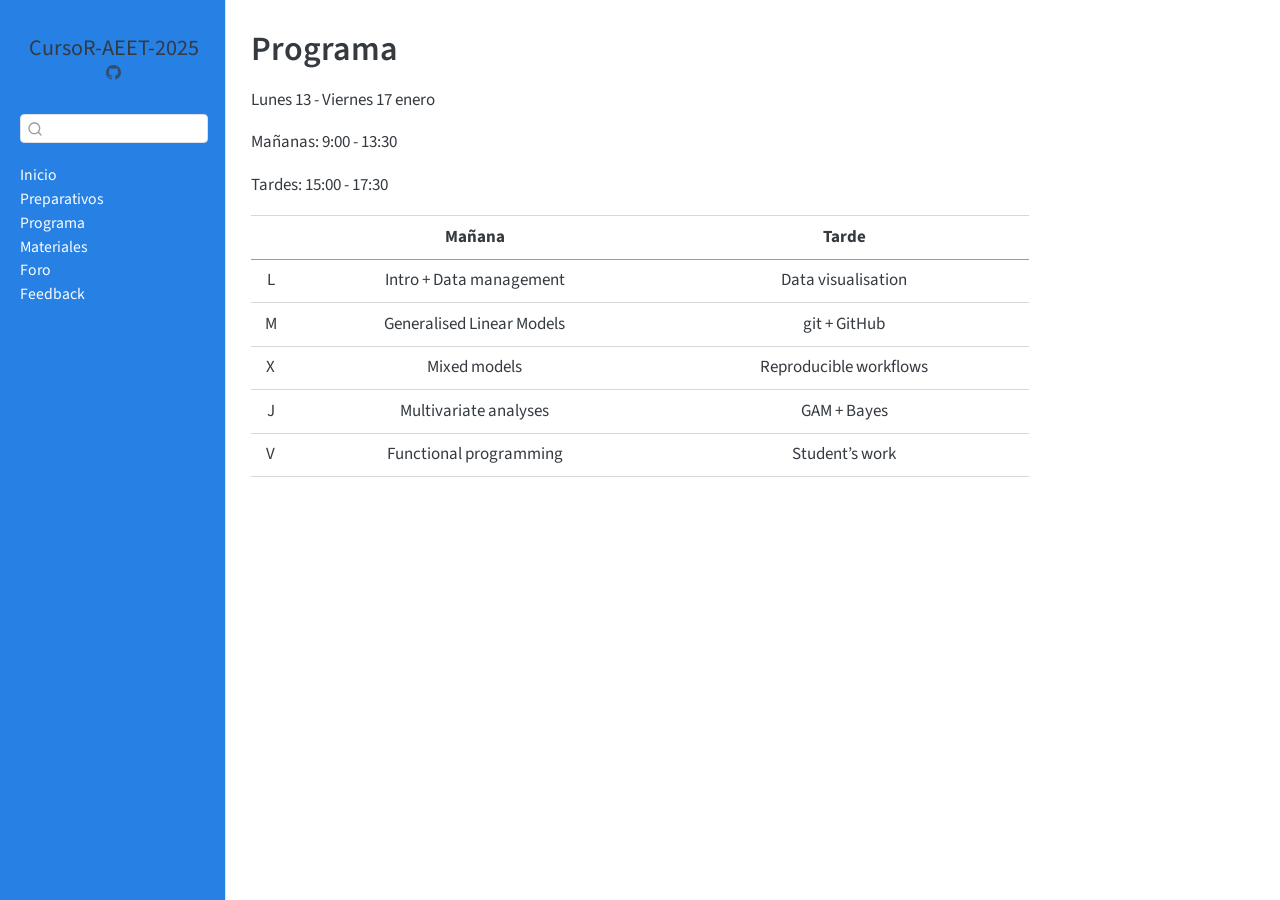
<file: programa.html>
<!DOCTYPE html>
<html xmlns="http://www.w3.org/1999/xhtml" lang="en" xml:lang="en"><head>

<meta charset="utf-8">
<meta name="generator" content="quarto-1.6.42">

<meta name="viewport" content="width=device-width, initial-scale=1.0, user-scalable=yes">


<title>Programa – CursoR-AEET-2025</title>
<style>
code{white-space: pre-wrap;}
span.smallcaps{font-variant: small-caps;}
div.columns{display: flex; gap: min(4vw, 1.5em);}
div.column{flex: auto; overflow-x: auto;}
div.hanging-indent{margin-left: 1.5em; text-indent: -1.5em;}
ul.task-list{list-style: none;}
ul.task-list li input[type="checkbox"] {
  width: 0.8em;
  margin: 0 0.8em 0.2em -1em; /* quarto-specific, see https://github.com/quarto-dev/quarto-cli/issues/4556 */ 
  vertical-align: middle;
}
</style>


<script src="site_libs/quarto-nav/quarto-nav.js"></script>
<script src="site_libs/clipboard/clipboard.min.js"></script>
<script src="site_libs/quarto-search/autocomplete.umd.js"></script>
<script src="site_libs/quarto-search/fuse.min.js"></script>
<script src="site_libs/quarto-search/quarto-search.js"></script>
<meta name="quarto:offset" content="./">
<script src="site_libs/quarto-html/quarto.js"></script>
<script src="site_libs/quarto-html/popper.min.js"></script>
<script src="site_libs/quarto-html/tippy.umd.min.js"></script>
<script src="site_libs/quarto-html/anchor.min.js"></script>
<link href="site_libs/quarto-html/tippy.css" rel="stylesheet">
<link href="site_libs/quarto-html/quarto-syntax-highlighting-2f5df379a58b258e96c21c0638c20c03.css" rel="stylesheet" id="quarto-text-highlighting-styles">
<script src="site_libs/bootstrap/bootstrap.min.js"></script>
<link href="site_libs/bootstrap/bootstrap-icons.css" rel="stylesheet">
<link href="site_libs/bootstrap/bootstrap-5c2b0670d332f67eb8bce426a2fa5266.min.css" rel="stylesheet" append-hash="true" id="quarto-bootstrap" data-mode="light">
<script id="quarto-search-options" type="application/json">{
  "location": "sidebar",
  "copy-button": false,
  "collapse-after": 3,
  "panel-placement": "start",
  "type": "textbox",
  "limit": 50,
  "keyboard-shortcut": [
    "f",
    "/",
    "s"
  ],
  "show-item-context": false,
  "language": {
    "search-no-results-text": "No results",
    "search-matching-documents-text": "matching documents",
    "search-copy-link-title": "Copy link to search",
    "search-hide-matches-text": "Hide additional matches",
    "search-more-match-text": "more match in this document",
    "search-more-matches-text": "more matches in this document",
    "search-clear-button-title": "Clear",
    "search-text-placeholder": "",
    "search-detached-cancel-button-title": "Cancel",
    "search-submit-button-title": "Submit",
    "search-label": "Search"
  }
}</script>


</head>

<body class="nav-sidebar docked">

<div id="quarto-search-results"></div>
  <header id="quarto-header" class="headroom fixed-top">
  <nav class="quarto-secondary-nav">
    <div class="container-fluid d-flex">
      <button type="button" class="quarto-btn-toggle btn" data-bs-toggle="collapse" role="button" data-bs-target=".quarto-sidebar-collapse-item" aria-controls="quarto-sidebar" aria-expanded="false" aria-label="Toggle sidebar navigation" onclick="if (window.quartoToggleHeadroom) { window.quartoToggleHeadroom(); }">
        <i class="bi bi-layout-text-sidebar-reverse"></i>
      </button>
        <nav class="quarto-page-breadcrumbs" aria-label="breadcrumb"><ol class="breadcrumb"><li class="breadcrumb-item"><a href="./programa.html">Programa</a></li></ol></nav>
        <a class="flex-grow-1" role="navigation" data-bs-toggle="collapse" data-bs-target=".quarto-sidebar-collapse-item" aria-controls="quarto-sidebar" aria-expanded="false" aria-label="Toggle sidebar navigation" onclick="if (window.quartoToggleHeadroom) { window.quartoToggleHeadroom(); }">      
        </a>
      <button type="button" class="btn quarto-search-button" aria-label="Search" onclick="window.quartoOpenSearch();">
        <i class="bi bi-search"></i>
      </button>
    </div>
  </nav>
</header>
<!-- content -->
<div id="quarto-content" class="quarto-container page-columns page-rows-contents page-layout-article">
<!-- sidebar -->
  <nav id="quarto-sidebar" class="sidebar collapse collapse-horizontal quarto-sidebar-collapse-item sidebar-navigation docked overflow-auto">
    <div class="pt-lg-2 mt-2 text-center sidebar-header">
    <div class="sidebar-title mb-0 py-0">
      <a href="./">CursoR-AEET-2025</a> 
        <div class="sidebar-tools-main">
    <a href="https://github.com/Rstats-courses/CursoR-AEET-2025" title="GitHub" class="quarto-navigation-tool px-1" aria-label="GitHub"><i class="bi bi-github"></i></a>
</div>
    </div>
      </div>
        <div class="mt-2 flex-shrink-0 align-items-center">
        <div class="sidebar-search">
        <div id="quarto-search" class="" title="Search"></div>
        </div>
        </div>
    <div class="sidebar-menu-container"> 
    <ul class="list-unstyled mt-1">
        <li class="sidebar-item">
  <div class="sidebar-item-container"> 
  <a href="./index.html" class="sidebar-item-text sidebar-link">
 <span class="menu-text">Inicio</span></a>
  </div>
</li>
        <li class="sidebar-item">
  <div class="sidebar-item-container"> 
  <a href="./preparativos.html" class="sidebar-item-text sidebar-link">
 <span class="menu-text">Preparativos</span></a>
  </div>
</li>
        <li class="sidebar-item">
  <div class="sidebar-item-container"> 
  <a href="./programa.html" class="sidebar-item-text sidebar-link active">
 <span class="menu-text">Programa</span></a>
  </div>
</li>
        <li class="sidebar-item">
  <div class="sidebar-item-container"> 
  <a href="./materiales.html" class="sidebar-item-text sidebar-link">
 <span class="menu-text">Materiales</span></a>
  </div>
</li>
        <li class="sidebar-item">
  <div class="sidebar-item-container"> 
  <a href="https://github.com/Rstats-courses/CursoR-AEET-2025/discussions" class="sidebar-item-text sidebar-link">
 <span class="menu-text">Foro</span></a>
  </div>
</li>
        <li class="sidebar-item">
  <div class="sidebar-item-container"> 
  <a href="https://forms.gle/EftCaUgkzGRGEfFv8" class="sidebar-item-text sidebar-link">
 <span class="menu-text">Feedback</span></a>
  </div>
</li>
    </ul>
    </div>
</nav>
<div id="quarto-sidebar-glass" class="quarto-sidebar-collapse-item" data-bs-toggle="collapse" data-bs-target=".quarto-sidebar-collapse-item"></div>
<!-- margin-sidebar -->
    <div id="quarto-margin-sidebar" class="sidebar margin-sidebar zindex-bottom">
        
    </div>
<!-- main -->
<main class="content" id="quarto-document-content">

<header id="title-block-header" class="quarto-title-block default">
<div class="quarto-title">
<h1 class="title">Programa</h1>
</div>



<div class="quarto-title-meta">

    
  
    
  </div>
  


</header>


<p>Lunes 13 - Viernes 17 enero</p>
<p>Mañanas: 9:00 - 13:30</p>
<p>Tardes: 15:00 - 17:30</p>
<table class="caption-top table">
<colgroup>
<col style="width: 5%">
<col style="width: 47%">
<col style="width: 47%">
</colgroup>
<thead>
<tr class="header">
<th style="text-align: center;"></th>
<th style="text-align: center;">Mañana</th>
<th style="text-align: center;">Tarde</th>
</tr>
</thead>
<tbody>
<tr class="odd">
<td style="text-align: center;">L</td>
<td style="text-align: center;">Intro + Data management</td>
<td style="text-align: center;">Data visualisation</td>
</tr>
<tr class="even">
<td style="text-align: center;">M</td>
<td style="text-align: center;">Generalised Linear Models</td>
<td style="text-align: center;">git + GitHub</td>
</tr>
<tr class="odd">
<td style="text-align: center;">X</td>
<td style="text-align: center;">Mixed models</td>
<td style="text-align: center;">Reproducible workflows</td>
</tr>
<tr class="even">
<td style="text-align: center;">J</td>
<td style="text-align: center;">Multivariate analyses</td>
<td style="text-align: center;">GAM + Bayes</td>
</tr>
<tr class="odd">
<td style="text-align: center;">V</td>
<td style="text-align: center;">Functional programming</td>
<td style="text-align: center;">Student’s work</td>
</tr>
</tbody>
</table>



</main> <!-- /main -->
<script id="quarto-html-after-body" type="application/javascript">
window.document.addEventListener("DOMContentLoaded", function (event) {
  const toggleBodyColorMode = (bsSheetEl) => {
    const mode = bsSheetEl.getAttribute("data-mode");
    const bodyEl = window.document.querySelector("body");
    if (mode === "dark") {
      bodyEl.classList.add("quarto-dark");
      bodyEl.classList.remove("quarto-light");
    } else {
      bodyEl.classList.add("quarto-light");
      bodyEl.classList.remove("quarto-dark");
    }
  }
  const toggleBodyColorPrimary = () => {
    const bsSheetEl = window.document.querySelector("link#quarto-bootstrap");
    if (bsSheetEl) {
      toggleBodyColorMode(bsSheetEl);
    }
  }
  toggleBodyColorPrimary();  
  const icon = "";
  const anchorJS = new window.AnchorJS();
  anchorJS.options = {
    placement: 'right',
    icon: icon
  };
  anchorJS.add('.anchored');
  const isCodeAnnotation = (el) => {
    for (const clz of el.classList) {
      if (clz.startsWith('code-annotation-')) {                     
        return true;
      }
    }
    return false;
  }
  const onCopySuccess = function(e) {
    // button target
    const button = e.trigger;
    // don't keep focus
    button.blur();
    // flash "checked"
    button.classList.add('code-copy-button-checked');
    var currentTitle = button.getAttribute("title");
    button.setAttribute("title", "Copied!");
    let tooltip;
    if (window.bootstrap) {
      button.setAttribute("data-bs-toggle", "tooltip");
      button.setAttribute("data-bs-placement", "left");
      button.setAttribute("data-bs-title", "Copied!");
      tooltip = new bootstrap.Tooltip(button, 
        { trigger: "manual", 
          customClass: "code-copy-button-tooltip",
          offset: [0, -8]});
      tooltip.show();    
    }
    setTimeout(function() {
      if (tooltip) {
        tooltip.hide();
        button.removeAttribute("data-bs-title");
        button.removeAttribute("data-bs-toggle");
        button.removeAttribute("data-bs-placement");
      }
      button.setAttribute("title", currentTitle);
      button.classList.remove('code-copy-button-checked');
    }, 1000);
    // clear code selection
    e.clearSelection();
  }
  const getTextToCopy = function(trigger) {
      const codeEl = trigger.previousElementSibling.cloneNode(true);
      for (const childEl of codeEl.children) {
        if (isCodeAnnotation(childEl)) {
          childEl.remove();
        }
      }
      return codeEl.innerText;
  }
  const clipboard = new window.ClipboardJS('.code-copy-button:not([data-in-quarto-modal])', {
    text: getTextToCopy
  });
  clipboard.on('success', onCopySuccess);
  if (window.document.getElementById('quarto-embedded-source-code-modal')) {
    const clipboardModal = new window.ClipboardJS('.code-copy-button[data-in-quarto-modal]', {
      text: getTextToCopy,
      container: window.document.getElementById('quarto-embedded-source-code-modal')
    });
    clipboardModal.on('success', onCopySuccess);
  }
    var localhostRegex = new RegExp(/^(?:http|https):\/\/localhost\:?[0-9]*\//);
    var mailtoRegex = new RegExp(/^mailto:/);
      var filterRegex = new RegExp("https:\/\/Rstats-courses\.github\.io\/CursoR-AEET-2025\/");
    var isInternal = (href) => {
        return filterRegex.test(href) || localhostRegex.test(href) || mailtoRegex.test(href);
    }
    // Inspect non-navigation links and adorn them if external
 	var links = window.document.querySelectorAll('a[href]:not(.nav-link):not(.navbar-brand):not(.toc-action):not(.sidebar-link):not(.sidebar-item-toggle):not(.pagination-link):not(.no-external):not([aria-hidden]):not(.dropdown-item):not(.quarto-navigation-tool):not(.about-link)');
    for (var i=0; i<links.length; i++) {
      const link = links[i];
      if (!isInternal(link.href)) {
        // undo the damage that might have been done by quarto-nav.js in the case of
        // links that we want to consider external
        if (link.dataset.originalHref !== undefined) {
          link.href = link.dataset.originalHref;
        }
      }
    }
  function tippyHover(el, contentFn, onTriggerFn, onUntriggerFn) {
    const config = {
      allowHTML: true,
      maxWidth: 500,
      delay: 100,
      arrow: false,
      appendTo: function(el) {
          return el.parentElement;
      },
      interactive: true,
      interactiveBorder: 10,
      theme: 'quarto',
      placement: 'bottom-start',
    };
    if (contentFn) {
      config.content = contentFn;
    }
    if (onTriggerFn) {
      config.onTrigger = onTriggerFn;
    }
    if (onUntriggerFn) {
      config.onUntrigger = onUntriggerFn;
    }
    window.tippy(el, config); 
  }
  const noterefs = window.document.querySelectorAll('a[role="doc-noteref"]');
  for (var i=0; i<noterefs.length; i++) {
    const ref = noterefs[i];
    tippyHover(ref, function() {
      // use id or data attribute instead here
      let href = ref.getAttribute('data-footnote-href') || ref.getAttribute('href');
      try { href = new URL(href).hash; } catch {}
      const id = href.replace(/^#\/?/, "");
      const note = window.document.getElementById(id);
      if (note) {
        return note.innerHTML;
      } else {
        return "";
      }
    });
  }
  const xrefs = window.document.querySelectorAll('a.quarto-xref');
  const processXRef = (id, note) => {
    // Strip column container classes
    const stripColumnClz = (el) => {
      el.classList.remove("page-full", "page-columns");
      if (el.children) {
        for (const child of el.children) {
          stripColumnClz(child);
        }
      }
    }
    stripColumnClz(note)
    if (id === null || id.startsWith('sec-')) {
      // Special case sections, only their first couple elements
      const container = document.createElement("div");
      if (note.children && note.children.length > 2) {
        container.appendChild(note.children[0].cloneNode(true));
        for (let i = 1; i < note.children.length; i++) {
          const child = note.children[i];
          if (child.tagName === "P" && child.innerText === "") {
            continue;
          } else {
            container.appendChild(child.cloneNode(true));
            break;
          }
        }
        if (window.Quarto?.typesetMath) {
          window.Quarto.typesetMath(container);
        }
        return container.innerHTML
      } else {
        if (window.Quarto?.typesetMath) {
          window.Quarto.typesetMath(note);
        }
        return note.innerHTML;
      }
    } else {
      // Remove any anchor links if they are present
      const anchorLink = note.querySelector('a.anchorjs-link');
      if (anchorLink) {
        anchorLink.remove();
      }
      if (window.Quarto?.typesetMath) {
        window.Quarto.typesetMath(note);
      }
      if (note.classList.contains("callout")) {
        return note.outerHTML;
      } else {
        return note.innerHTML;
      }
    }
  }
  for (var i=0; i<xrefs.length; i++) {
    const xref = xrefs[i];
    tippyHover(xref, undefined, function(instance) {
      instance.disable();
      let url = xref.getAttribute('href');
      let hash = undefined; 
      if (url.startsWith('#')) {
        hash = url;
      } else {
        try { hash = new URL(url).hash; } catch {}
      }
      if (hash) {
        const id = hash.replace(/^#\/?/, "");
        const note = window.document.getElementById(id);
        if (note !== null) {
          try {
            const html = processXRef(id, note.cloneNode(true));
            instance.setContent(html);
          } finally {
            instance.enable();
            instance.show();
          }
        } else {
          // See if we can fetch this
          fetch(url.split('#')[0])
          .then(res => res.text())
          .then(html => {
            const parser = new DOMParser();
            const htmlDoc = parser.parseFromString(html, "text/html");
            const note = htmlDoc.getElementById(id);
            if (note !== null) {
              const html = processXRef(id, note);
              instance.setContent(html);
            } 
          }).finally(() => {
            instance.enable();
            instance.show();
          });
        }
      } else {
        // See if we can fetch a full url (with no hash to target)
        // This is a special case and we should probably do some content thinning / targeting
        fetch(url)
        .then(res => res.text())
        .then(html => {
          const parser = new DOMParser();
          const htmlDoc = parser.parseFromString(html, "text/html");
          const note = htmlDoc.querySelector('main.content');
          if (note !== null) {
            // This should only happen for chapter cross references
            // (since there is no id in the URL)
            // remove the first header
            if (note.children.length > 0 && note.children[0].tagName === "HEADER") {
              note.children[0].remove();
            }
            const html = processXRef(null, note);
            instance.setContent(html);
          } 
        }).finally(() => {
          instance.enable();
          instance.show();
        });
      }
    }, function(instance) {
    });
  }
      let selectedAnnoteEl;
      const selectorForAnnotation = ( cell, annotation) => {
        let cellAttr = 'data-code-cell="' + cell + '"';
        let lineAttr = 'data-code-annotation="' +  annotation + '"';
        const selector = 'span[' + cellAttr + '][' + lineAttr + ']';
        return selector;
      }
      const selectCodeLines = (annoteEl) => {
        const doc = window.document;
        const targetCell = annoteEl.getAttribute("data-target-cell");
        const targetAnnotation = annoteEl.getAttribute("data-target-annotation");
        const annoteSpan = window.document.querySelector(selectorForAnnotation(targetCell, targetAnnotation));
        const lines = annoteSpan.getAttribute("data-code-lines").split(",");
        const lineIds = lines.map((line) => {
          return targetCell + "-" + line;
        })
        let top = null;
        let height = null;
        let parent = null;
        if (lineIds.length > 0) {
            //compute the position of the single el (top and bottom and make a div)
            const el = window.document.getElementById(lineIds[0]);
            top = el.offsetTop;
            height = el.offsetHeight;
            parent = el.parentElement.parentElement;
          if (lineIds.length > 1) {
            const lastEl = window.document.getElementById(lineIds[lineIds.length - 1]);
            const bottom = lastEl.offsetTop + lastEl.offsetHeight;
            height = bottom - top;
          }
          if (top !== null && height !== null && parent !== null) {
            // cook up a div (if necessary) and position it 
            let div = window.document.getElementById("code-annotation-line-highlight");
            if (div === null) {
              div = window.document.createElement("div");
              div.setAttribute("id", "code-annotation-line-highlight");
              div.style.position = 'absolute';
              parent.appendChild(div);
            }
            div.style.top = top - 2 + "px";
            div.style.height = height + 4 + "px";
            div.style.left = 0;
            let gutterDiv = window.document.getElementById("code-annotation-line-highlight-gutter");
            if (gutterDiv === null) {
              gutterDiv = window.document.createElement("div");
              gutterDiv.setAttribute("id", "code-annotation-line-highlight-gutter");
              gutterDiv.style.position = 'absolute';
              const codeCell = window.document.getElementById(targetCell);
              const gutter = codeCell.querySelector('.code-annotation-gutter');
              gutter.appendChild(gutterDiv);
            }
            gutterDiv.style.top = top - 2 + "px";
            gutterDiv.style.height = height + 4 + "px";
          }
          selectedAnnoteEl = annoteEl;
        }
      };
      const unselectCodeLines = () => {
        const elementsIds = ["code-annotation-line-highlight", "code-annotation-line-highlight-gutter"];
        elementsIds.forEach((elId) => {
          const div = window.document.getElementById(elId);
          if (div) {
            div.remove();
          }
        });
        selectedAnnoteEl = undefined;
      };
        // Handle positioning of the toggle
    window.addEventListener(
      "resize",
      throttle(() => {
        elRect = undefined;
        if (selectedAnnoteEl) {
          selectCodeLines(selectedAnnoteEl);
        }
      }, 10)
    );
    function throttle(fn, ms) {
    let throttle = false;
    let timer;
      return (...args) => {
        if(!throttle) { // first call gets through
            fn.apply(this, args);
            throttle = true;
        } else { // all the others get throttled
            if(timer) clearTimeout(timer); // cancel #2
            timer = setTimeout(() => {
              fn.apply(this, args);
              timer = throttle = false;
            }, ms);
        }
      };
    }
      // Attach click handler to the DT
      const annoteDls = window.document.querySelectorAll('dt[data-target-cell]');
      for (const annoteDlNode of annoteDls) {
        annoteDlNode.addEventListener('click', (event) => {
          const clickedEl = event.target;
          if (clickedEl !== selectedAnnoteEl) {
            unselectCodeLines();
            const activeEl = window.document.querySelector('dt[data-target-cell].code-annotation-active');
            if (activeEl) {
              activeEl.classList.remove('code-annotation-active');
            }
            selectCodeLines(clickedEl);
            clickedEl.classList.add('code-annotation-active');
          } else {
            // Unselect the line
            unselectCodeLines();
            clickedEl.classList.remove('code-annotation-active');
          }
        });
      }
  const findCites = (el) => {
    const parentEl = el.parentElement;
    if (parentEl) {
      const cites = parentEl.dataset.cites;
      if (cites) {
        return {
          el,
          cites: cites.split(' ')
        };
      } else {
        return findCites(el.parentElement)
      }
    } else {
      return undefined;
    }
  };
  var bibliorefs = window.document.querySelectorAll('a[role="doc-biblioref"]');
  for (var i=0; i<bibliorefs.length; i++) {
    const ref = bibliorefs[i];
    const citeInfo = findCites(ref);
    if (citeInfo) {
      tippyHover(citeInfo.el, function() {
        var popup = window.document.createElement('div');
        citeInfo.cites.forEach(function(cite) {
          var citeDiv = window.document.createElement('div');
          citeDiv.classList.add('hanging-indent');
          citeDiv.classList.add('csl-entry');
          var biblioDiv = window.document.getElementById('ref-' + cite);
          if (biblioDiv) {
            citeDiv.innerHTML = biblioDiv.innerHTML;
          }
          popup.appendChild(citeDiv);
        });
        return popup.innerHTML;
      });
    }
  }
});
</script>
</div> <!-- /content -->




</body></html>
</file>
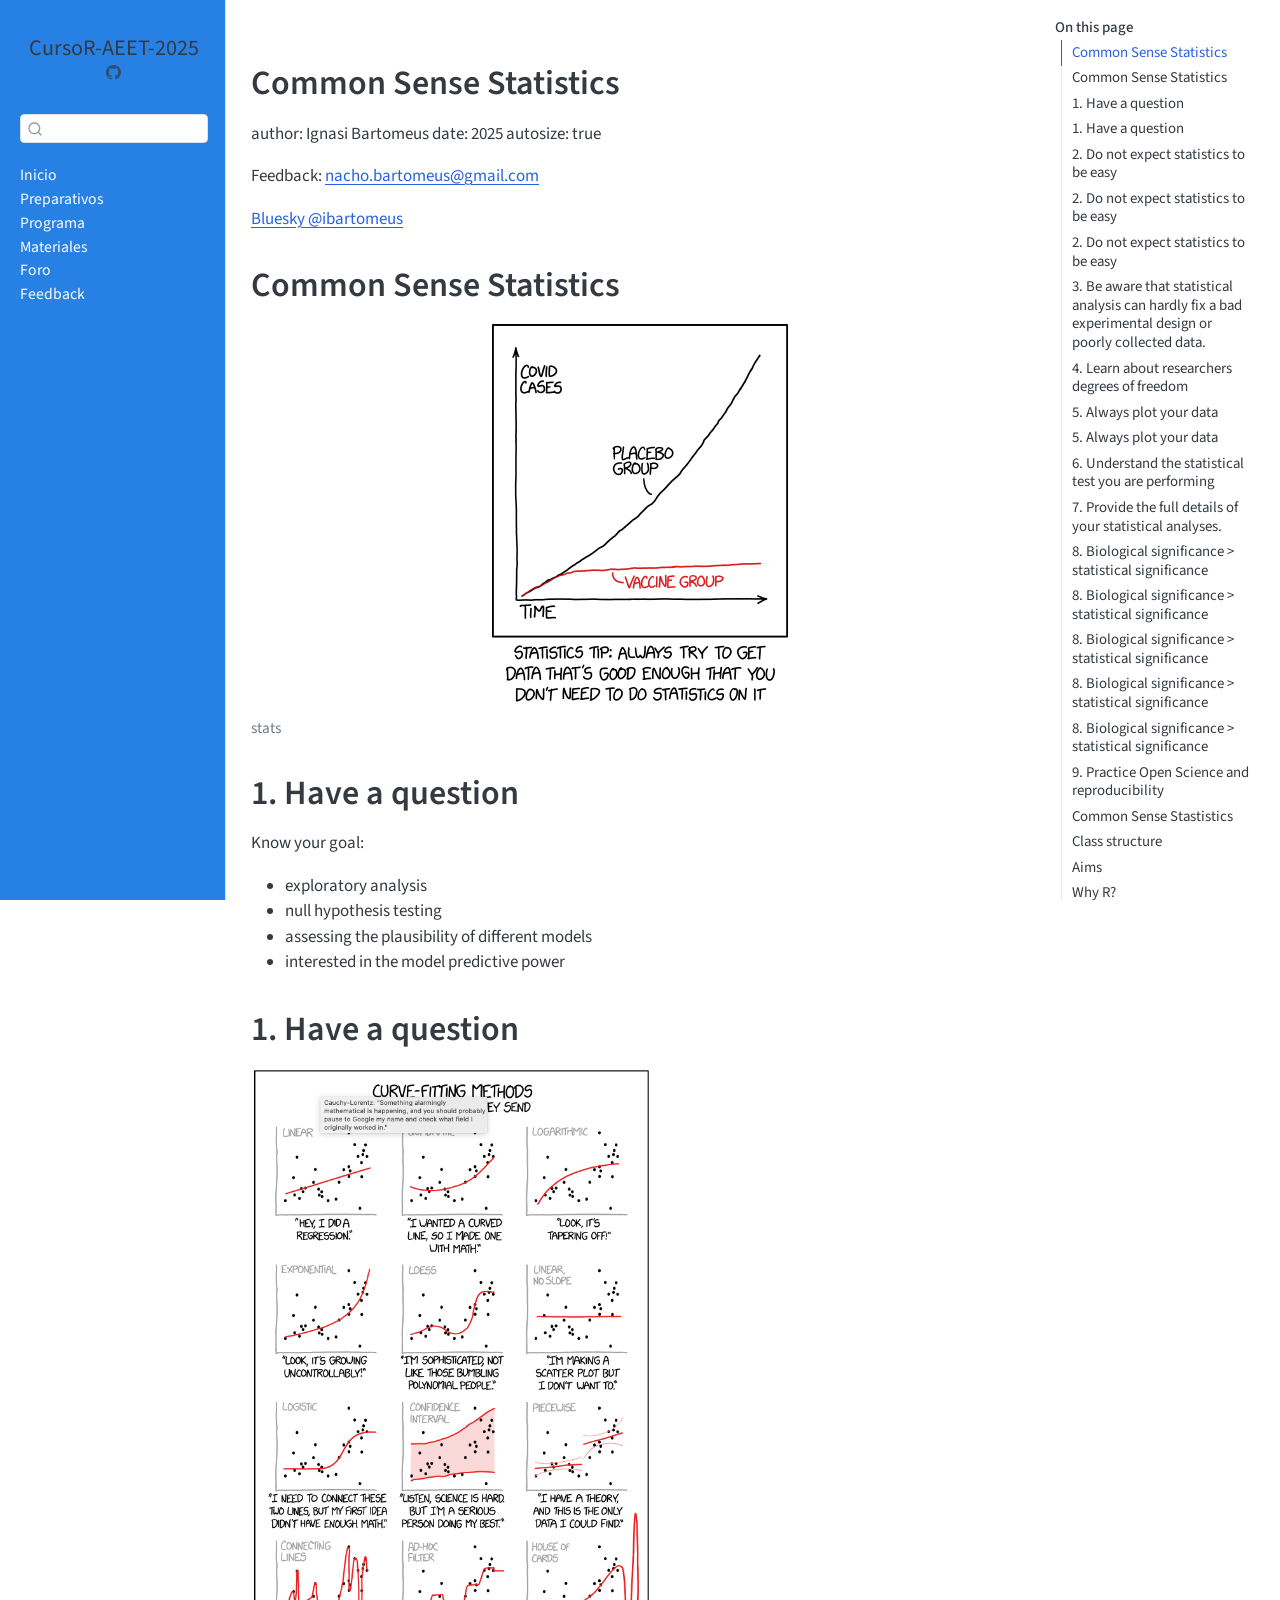
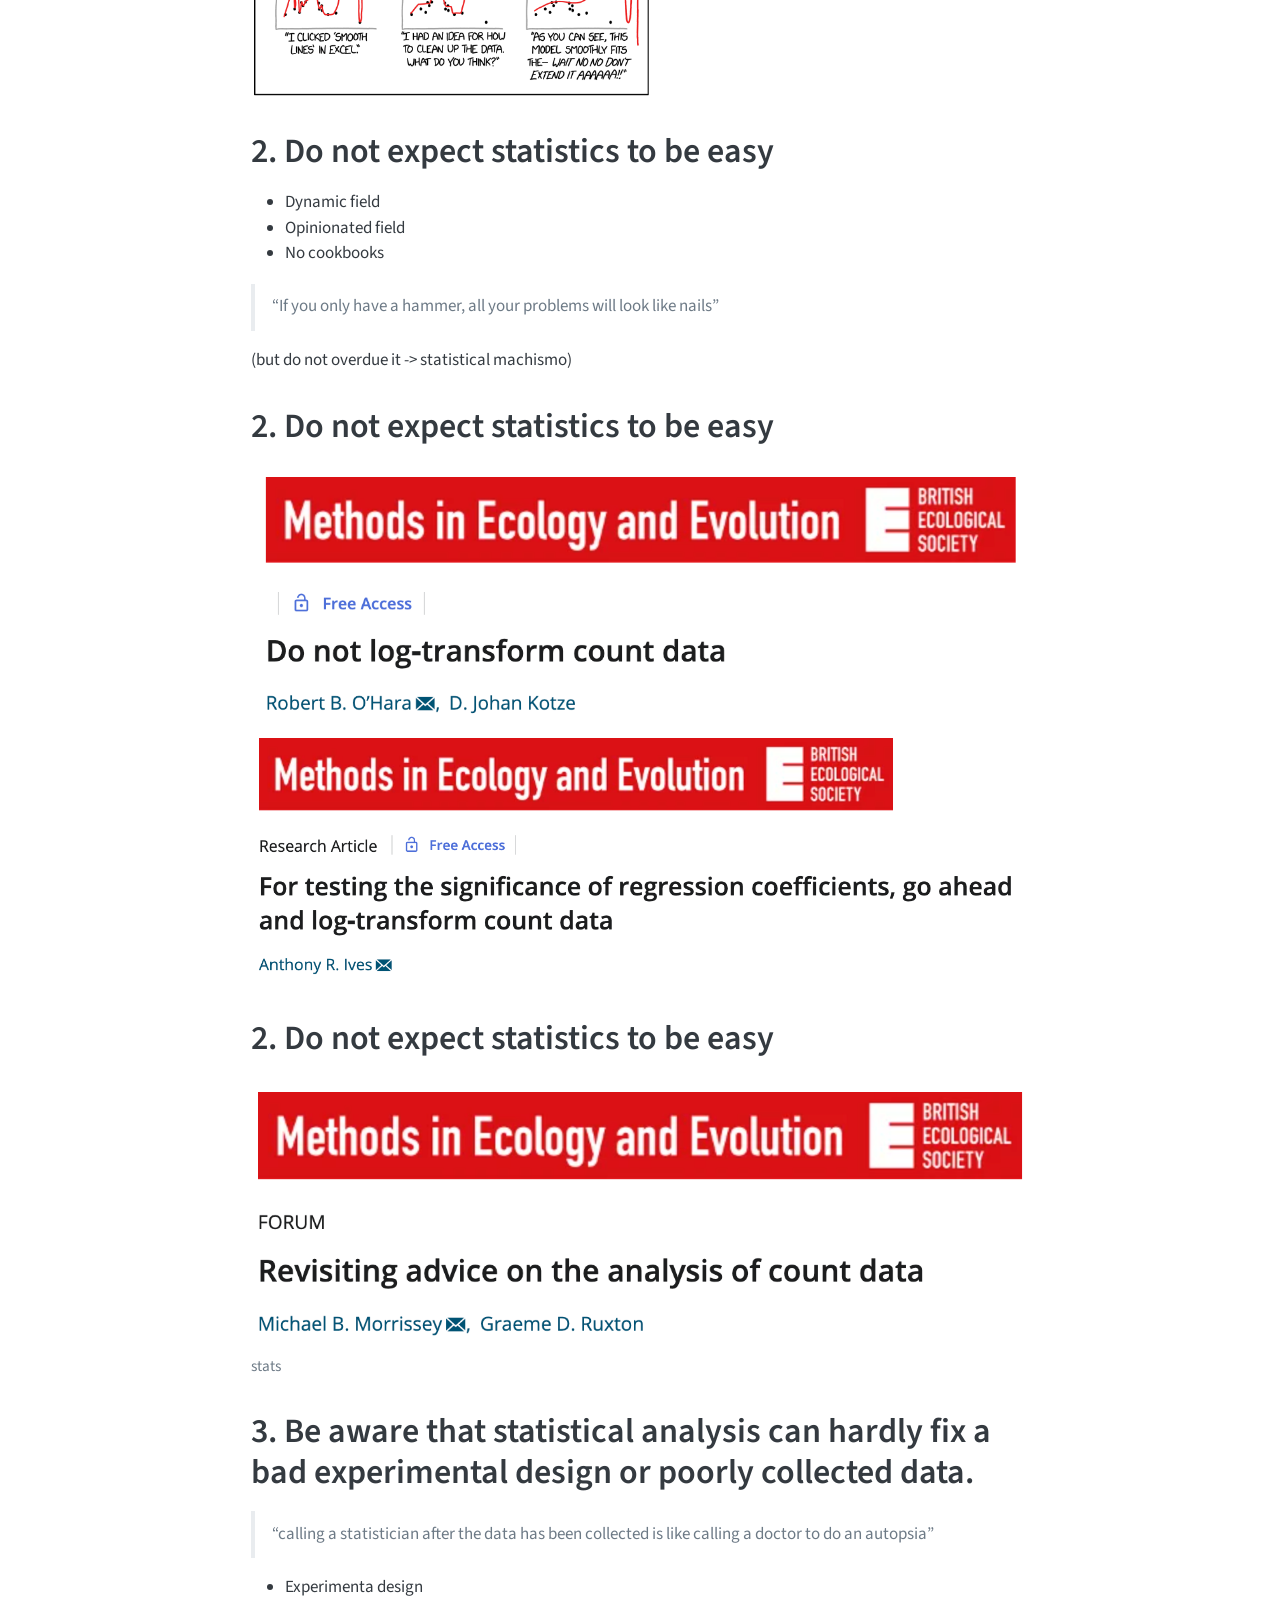
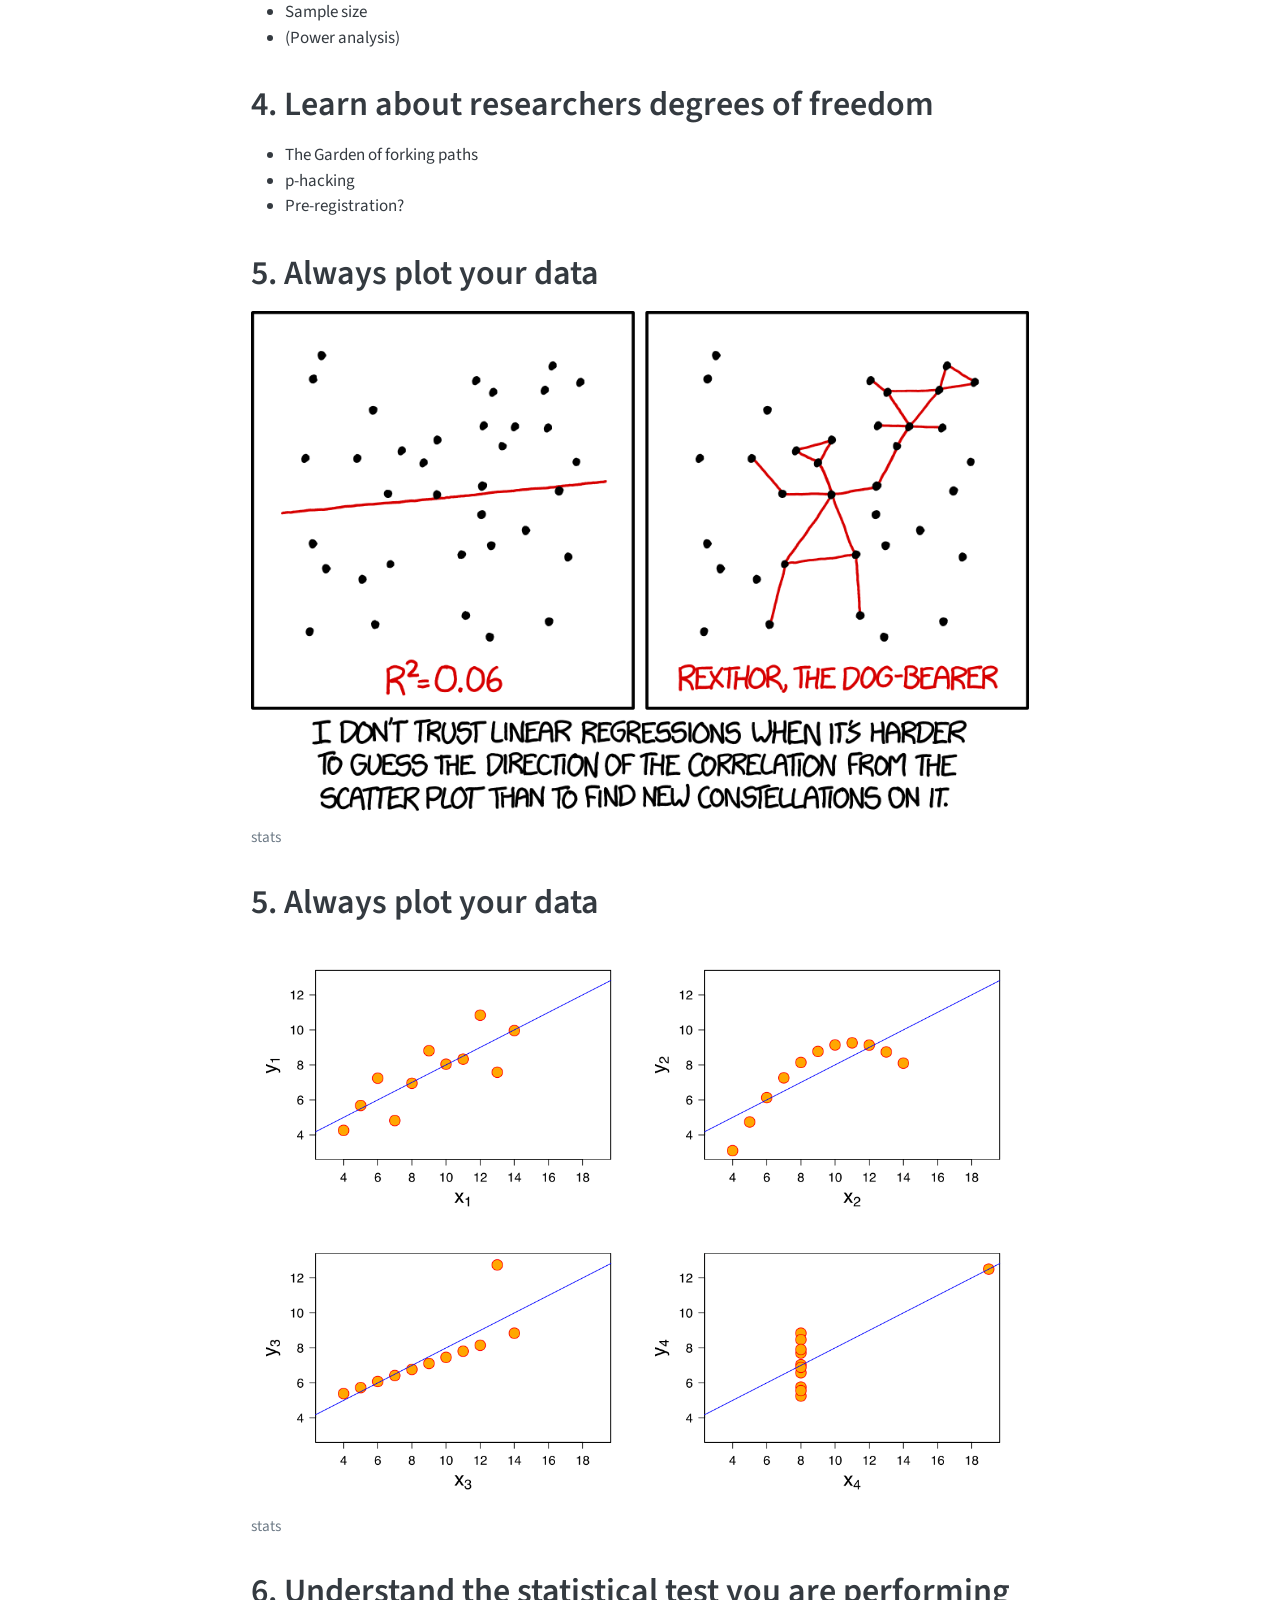
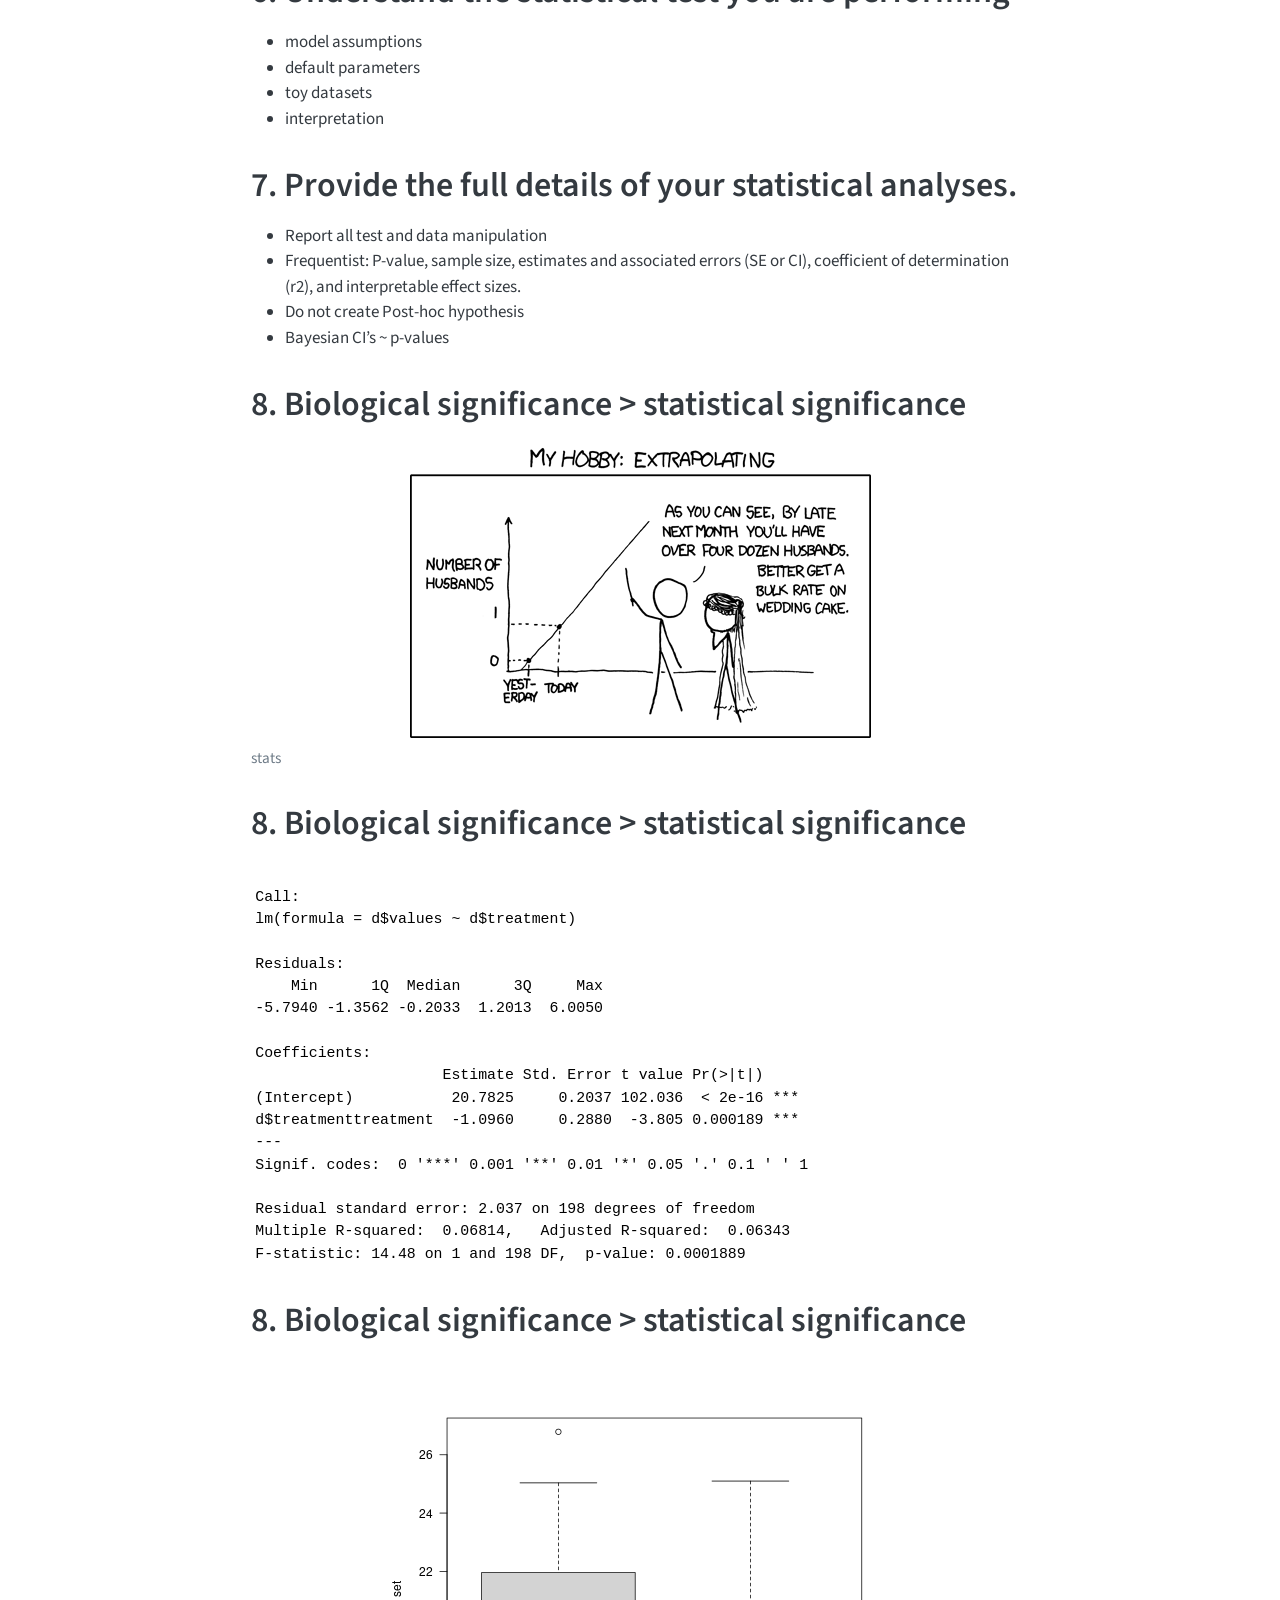
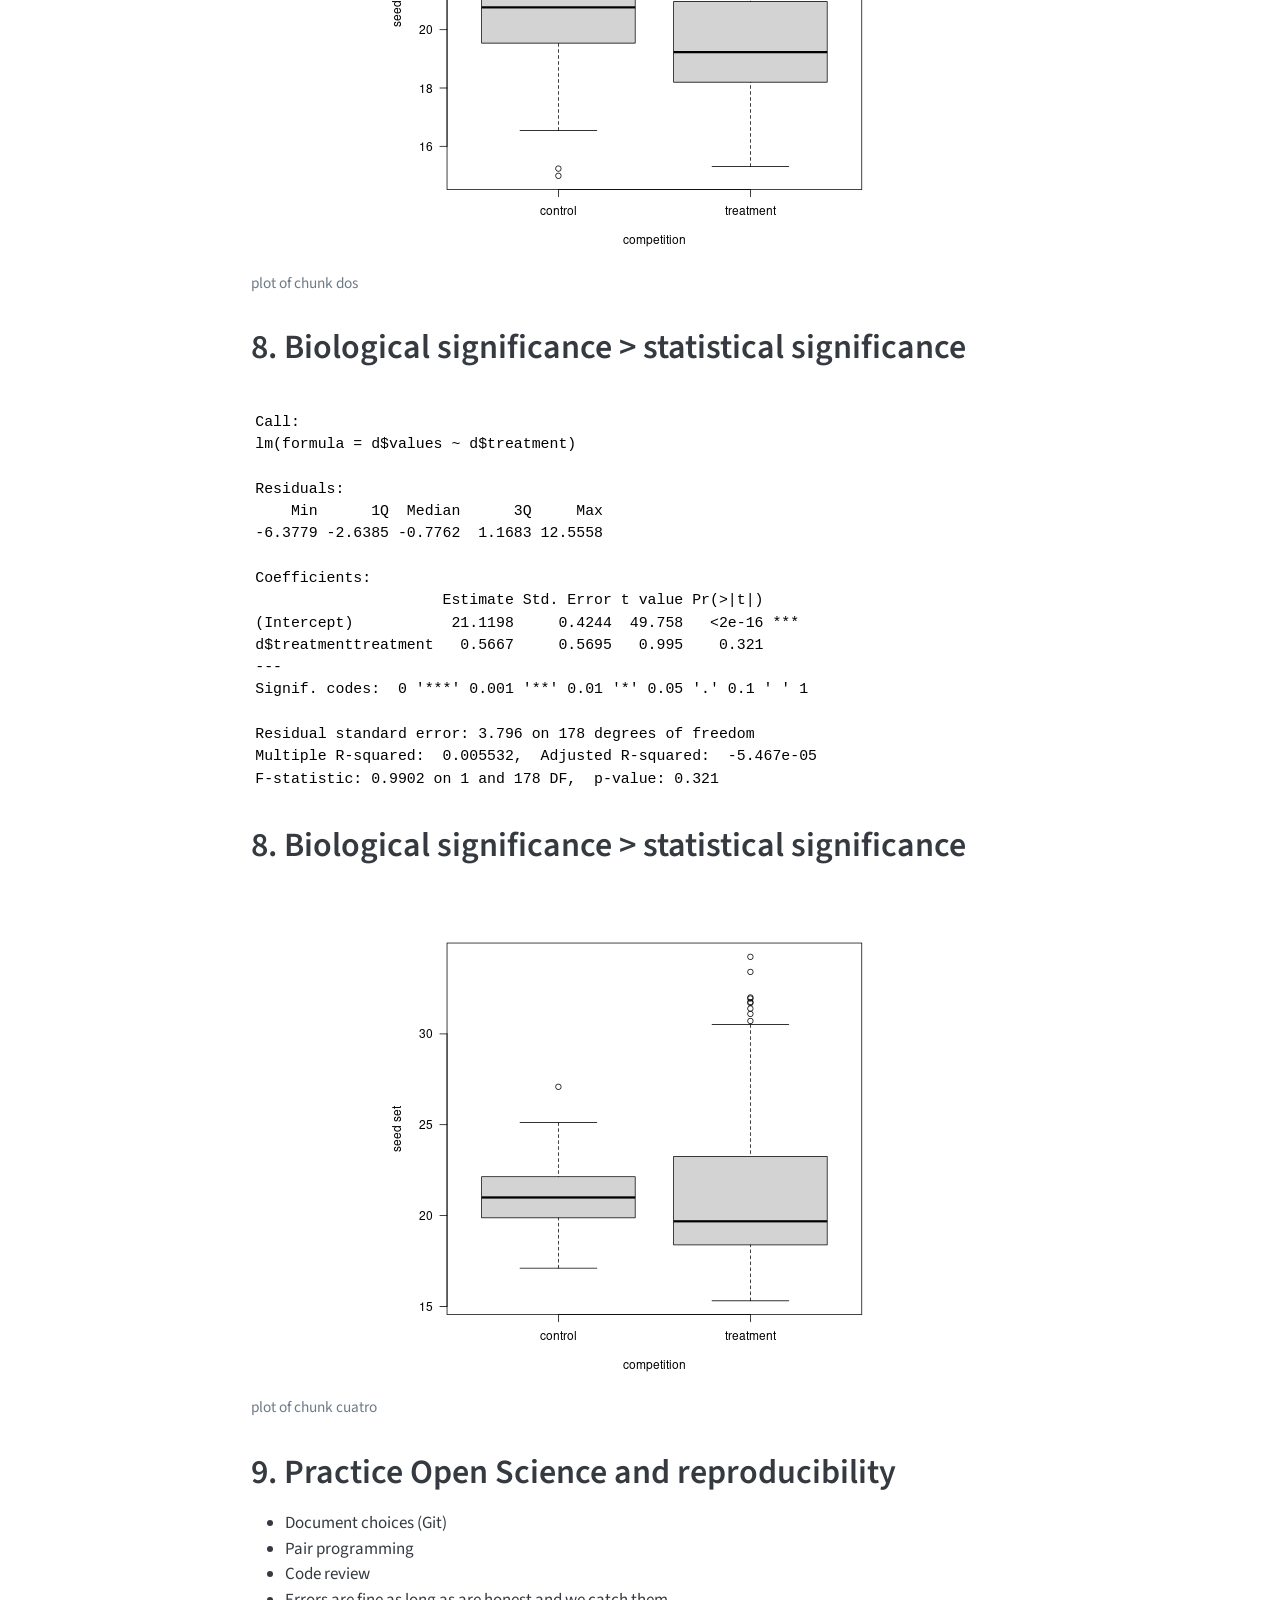
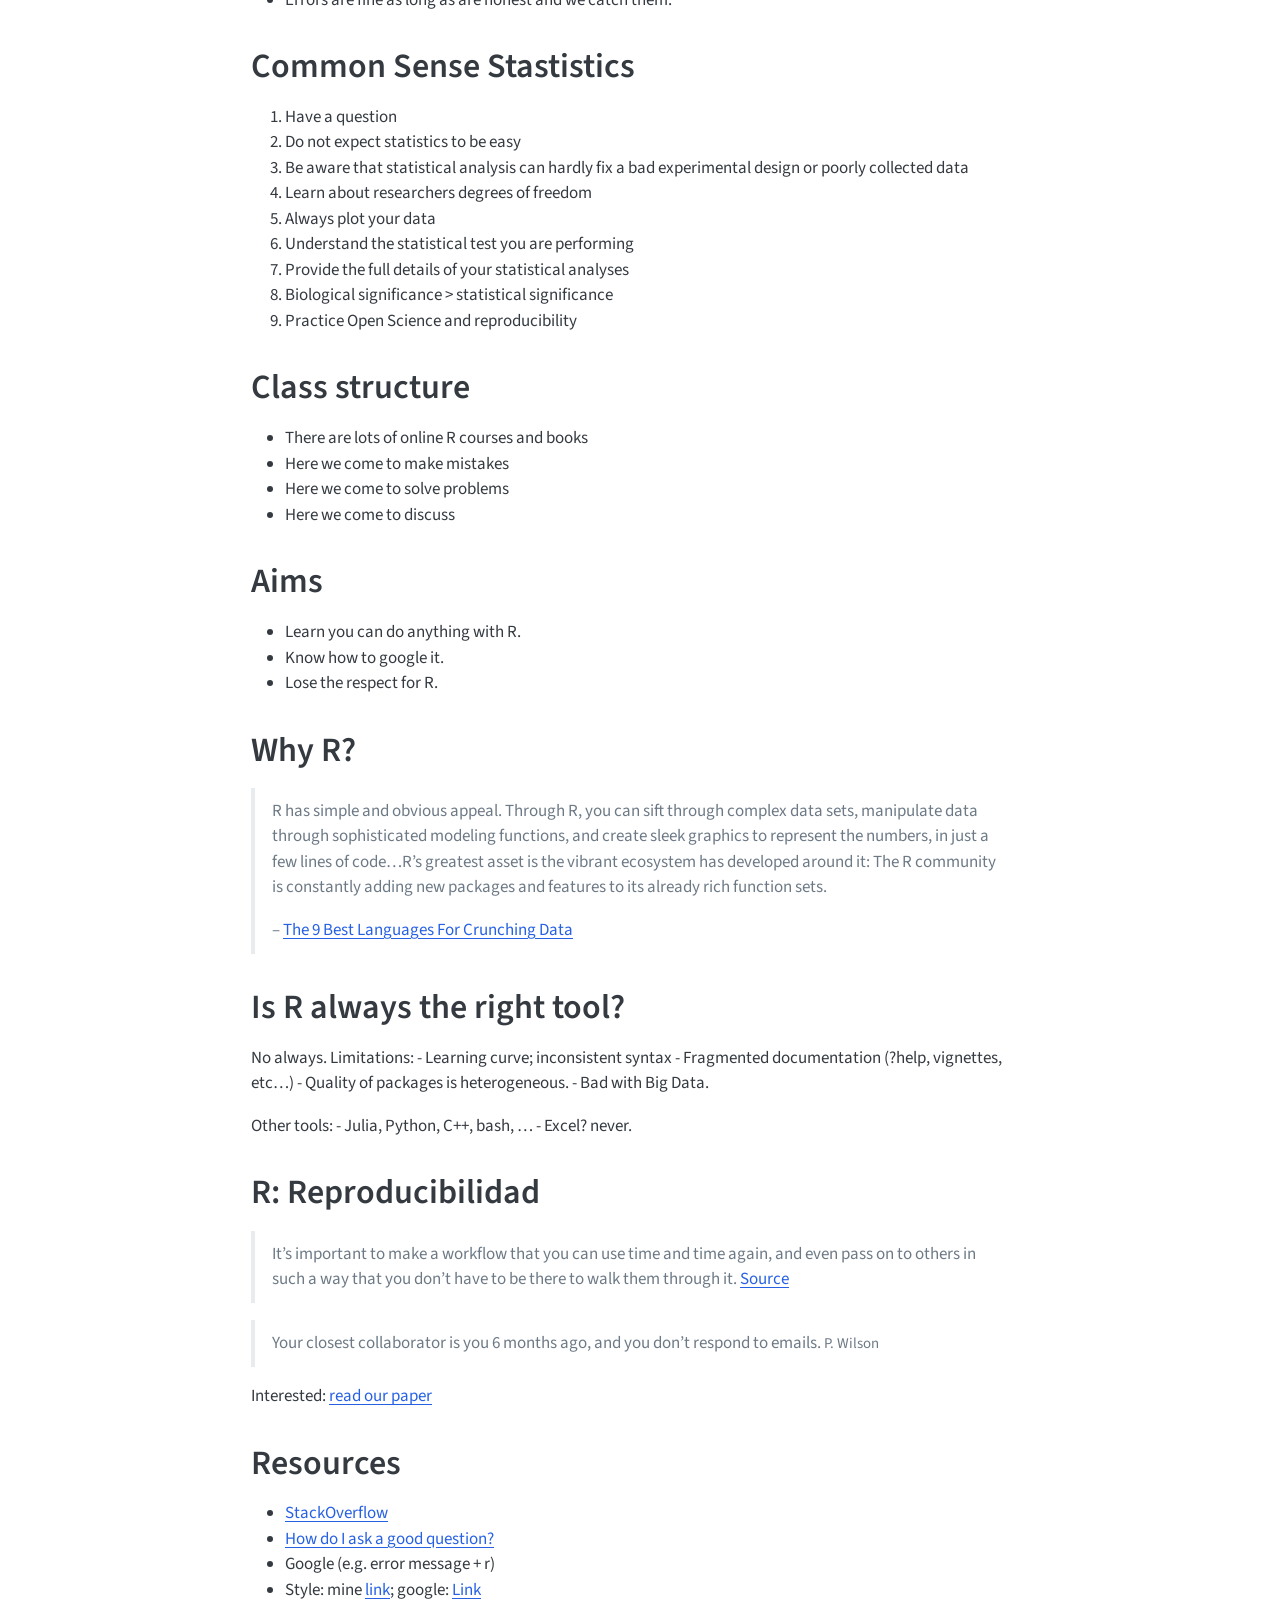
<file: slides/Common_Sense_Stats/CommonSense.html>
<!DOCTYPE html>
<html xmlns="http://www.w3.org/1999/xhtml" lang="en" xml:lang="en"><head>

<meta charset="utf-8">
<meta name="generator" content="quarto-1.6.42">

<meta name="viewport" content="width=device-width, initial-scale=1.0, user-scalable=yes">


<title>commonsense – CursoR-AEET-2025</title>
<style>
code{white-space: pre-wrap;}
span.smallcaps{font-variant: small-caps;}
div.columns{display: flex; gap: min(4vw, 1.5em);}
div.column{flex: auto; overflow-x: auto;}
div.hanging-indent{margin-left: 1.5em; text-indent: -1.5em;}
ul.task-list{list-style: none;}
ul.task-list li input[type="checkbox"] {
  width: 0.8em;
  margin: 0 0.8em 0.2em -1em; /* quarto-specific, see https://github.com/quarto-dev/quarto-cli/issues/4556 */ 
  vertical-align: middle;
}
</style>


<script src="../../site_libs/quarto-nav/quarto-nav.js"></script>
<script src="../../site_libs/clipboard/clipboard.min.js"></script>
<script src="../../site_libs/quarto-search/autocomplete.umd.js"></script>
<script src="../../site_libs/quarto-search/fuse.min.js"></script>
<script src="../../site_libs/quarto-search/quarto-search.js"></script>
<meta name="quarto:offset" content="../../">
<script src="../../site_libs/quarto-html/quarto.js"></script>
<script src="../../site_libs/quarto-html/popper.min.js"></script>
<script src="../../site_libs/quarto-html/tippy.umd.min.js"></script>
<script src="../../site_libs/quarto-html/anchor.min.js"></script>
<link href="../../site_libs/quarto-html/tippy.css" rel="stylesheet">
<link href="../../site_libs/quarto-html/quarto-syntax-highlighting-2f5df379a58b258e96c21c0638c20c03.css" rel="stylesheet" id="quarto-text-highlighting-styles">
<script src="../../site_libs/bootstrap/bootstrap.min.js"></script>
<link href="../../site_libs/bootstrap/bootstrap-icons.css" rel="stylesheet">
<link href="../../site_libs/bootstrap/bootstrap-5c2b0670d332f67eb8bce426a2fa5266.min.css" rel="stylesheet" append-hash="true" id="quarto-bootstrap" data-mode="light">
<script id="quarto-search-options" type="application/json">{
  "location": "sidebar",
  "copy-button": false,
  "collapse-after": 3,
  "panel-placement": "start",
  "type": "textbox",
  "limit": 50,
  "keyboard-shortcut": [
    "f",
    "/",
    "s"
  ],
  "show-item-context": false,
  "language": {
    "search-no-results-text": "No results",
    "search-matching-documents-text": "matching documents",
    "search-copy-link-title": "Copy link to search",
    "search-hide-matches-text": "Hide additional matches",
    "search-more-match-text": "more match in this document",
    "search-more-matches-text": "more matches in this document",
    "search-clear-button-title": "Clear",
    "search-text-placeholder": "",
    "search-detached-cancel-button-title": "Cancel",
    "search-submit-button-title": "Submit",
    "search-label": "Search"
  }
}</script>


</head>

<body class="nav-sidebar docked">

<div id="quarto-search-results"></div>
  <header id="quarto-header" class="headroom fixed-top">
  <nav class="quarto-secondary-nav">
    <div class="container-fluid d-flex">
      <button type="button" class="quarto-btn-toggle btn" data-bs-toggle="collapse" role="button" data-bs-target=".quarto-sidebar-collapse-item" aria-controls="quarto-sidebar" aria-expanded="false" aria-label="Toggle sidebar navigation" onclick="if (window.quartoToggleHeadroom) { window.quartoToggleHeadroom(); }">
        <i class="bi bi-layout-text-sidebar-reverse"></i>
      </button>
        <nav class="quarto-page-breadcrumbs" aria-label="breadcrumb"><ol class="breadcrumb"><li class="breadcrumb-item">
      CursoR-AEET-2025
      </li></ol></nav>
        <a class="flex-grow-1" role="navigation" data-bs-toggle="collapse" data-bs-target=".quarto-sidebar-collapse-item" aria-controls="quarto-sidebar" aria-expanded="false" aria-label="Toggle sidebar navigation" onclick="if (window.quartoToggleHeadroom) { window.quartoToggleHeadroom(); }">      
        </a>
      <button type="button" class="btn quarto-search-button" aria-label="Search" onclick="window.quartoOpenSearch();">
        <i class="bi bi-search"></i>
      </button>
    </div>
  </nav>
</header>
<!-- content -->
<div id="quarto-content" class="quarto-container page-columns page-rows-contents page-layout-article">
<!-- sidebar -->
  <nav id="quarto-sidebar" class="sidebar collapse collapse-horizontal quarto-sidebar-collapse-item sidebar-navigation docked overflow-auto">
    <div class="pt-lg-2 mt-2 text-center sidebar-header">
    <div class="sidebar-title mb-0 py-0">
      <a href="../../">CursoR-AEET-2025</a> 
        <div class="sidebar-tools-main">
    <a href="https://github.com/Rstats-courses/CursoR-AEET-2025" title="GitHub" class="quarto-navigation-tool px-1" aria-label="GitHub"><i class="bi bi-github"></i></a>
</div>
    </div>
      </div>
        <div class="mt-2 flex-shrink-0 align-items-center">
        <div class="sidebar-search">
        <div id="quarto-search" class="" title="Search"></div>
        </div>
        </div>
    <div class="sidebar-menu-container"> 
    <ul class="list-unstyled mt-1">
        <li class="sidebar-item">
  <div class="sidebar-item-container"> 
  <a href="../../index.html" class="sidebar-item-text sidebar-link">
 <span class="menu-text">Inicio</span></a>
  </div>
</li>
        <li class="sidebar-item">
  <div class="sidebar-item-container"> 
  <a href="../../preparativos.html" class="sidebar-item-text sidebar-link">
 <span class="menu-text">Preparativos</span></a>
  </div>
</li>
        <li class="sidebar-item">
  <div class="sidebar-item-container"> 
  <a href="../../programa.html" class="sidebar-item-text sidebar-link">
 <span class="menu-text">Programa</span></a>
  </div>
</li>
        <li class="sidebar-item">
  <div class="sidebar-item-container"> 
  <a href="../../materiales.html" class="sidebar-item-text sidebar-link">
 <span class="menu-text">Materiales</span></a>
  </div>
</li>
        <li class="sidebar-item">
  <div class="sidebar-item-container"> 
  <a href="https://github.com/Rstats-courses/CursoR-AEET-2025/discussions" class="sidebar-item-text sidebar-link">
 <span class="menu-text">Foro</span></a>
  </div>
</li>
        <li class="sidebar-item">
  <div class="sidebar-item-container"> 
  <a href="https://forms.gle/EftCaUgkzGRGEfFv8" class="sidebar-item-text sidebar-link">
 <span class="menu-text">Feedback</span></a>
  </div>
</li>
    </ul>
    </div>
</nav>
<div id="quarto-sidebar-glass" class="quarto-sidebar-collapse-item" data-bs-toggle="collapse" data-bs-target=".quarto-sidebar-collapse-item"></div>
<!-- margin-sidebar -->
    <div id="quarto-margin-sidebar" class="sidebar margin-sidebar">
        <nav id="TOC" role="doc-toc" class="toc-active">
    <h2 id="toc-title">On this page</h2>
   
  <ul>
  <li><a href="#common-sense-statistics" id="toc-common-sense-statistics" class="nav-link active" data-scroll-target="#common-sense-statistics">Common Sense Statistics</a></li>
  <li><a href="#common-sense-statistics-1" id="toc-common-sense-statistics-1" class="nav-link" data-scroll-target="#common-sense-statistics-1">Common Sense Statistics</a></li>
  <li><a href="#have-a-question" id="toc-have-a-question" class="nav-link" data-scroll-target="#have-a-question">1. Have a question</a></li>
  <li><a href="#have-a-question-1" id="toc-have-a-question-1" class="nav-link" data-scroll-target="#have-a-question-1">1. Have a question</a></li>
  <li><a href="#do-not-expect-statistics-to-be-easy" id="toc-do-not-expect-statistics-to-be-easy" class="nav-link" data-scroll-target="#do-not-expect-statistics-to-be-easy">2. Do not expect statistics to be easy</a></li>
  <li><a href="#do-not-expect-statistics-to-be-easy-1" id="toc-do-not-expect-statistics-to-be-easy-1" class="nav-link" data-scroll-target="#do-not-expect-statistics-to-be-easy-1">2. Do not expect statistics to be easy</a></li>
  <li><a href="#do-not-expect-statistics-to-be-easy-2" id="toc-do-not-expect-statistics-to-be-easy-2" class="nav-link" data-scroll-target="#do-not-expect-statistics-to-be-easy-2">2. Do not expect statistics to be easy</a></li>
  <li><a href="#be-aware-that-statistical-analysis-can-hardly-fix-a-bad-experimental-design-or-poorly-collected-data." id="toc-be-aware-that-statistical-analysis-can-hardly-fix-a-bad-experimental-design-or-poorly-collected-data." class="nav-link" data-scroll-target="#be-aware-that-statistical-analysis-can-hardly-fix-a-bad-experimental-design-or-poorly-collected-data.">3. Be aware that statistical analysis can hardly fix a bad experimental design or poorly collected data.</a></li>
  <li><a href="#learn-about-researchers-degrees-of-freedom" id="toc-learn-about-researchers-degrees-of-freedom" class="nav-link" data-scroll-target="#learn-about-researchers-degrees-of-freedom">4. Learn about researchers degrees of freedom</a></li>
  <li><a href="#always-plot-your-data" id="toc-always-plot-your-data" class="nav-link" data-scroll-target="#always-plot-your-data">5. Always plot your data</a></li>
  <li><a href="#always-plot-your-data-1" id="toc-always-plot-your-data-1" class="nav-link" data-scroll-target="#always-plot-your-data-1">5. Always plot your data</a></li>
  <li><a href="#understand-the-statistical-test-you-are-performing" id="toc-understand-the-statistical-test-you-are-performing" class="nav-link" data-scroll-target="#understand-the-statistical-test-you-are-performing">6. Understand the statistical test you are performing</a></li>
  <li><a href="#provide-the-full-details-of-your-statistical-analyses." id="toc-provide-the-full-details-of-your-statistical-analyses." class="nav-link" data-scroll-target="#provide-the-full-details-of-your-statistical-analyses.">7. Provide the full details of your statistical analyses.</a></li>
  <li><a href="#biological-significance-statistical-significance" id="toc-biological-significance-statistical-significance" class="nav-link" data-scroll-target="#biological-significance-statistical-significance">8. Biological significance &gt; statistical significance</a></li>
  <li><a href="#biological-significance-statistical-significance-1" id="toc-biological-significance-statistical-significance-1" class="nav-link" data-scroll-target="#biological-significance-statistical-significance-1">8. Biological significance &gt; statistical significance</a></li>
  <li><a href="#biological-significance-statistical-significance-2" id="toc-biological-significance-statistical-significance-2" class="nav-link" data-scroll-target="#biological-significance-statistical-significance-2">8. Biological significance &gt; statistical significance</a></li>
  <li><a href="#biological-significance-statistical-significance-3" id="toc-biological-significance-statistical-significance-3" class="nav-link" data-scroll-target="#biological-significance-statistical-significance-3">8. Biological significance &gt; statistical significance</a></li>
  <li><a href="#biological-significance-statistical-significance-4" id="toc-biological-significance-statistical-significance-4" class="nav-link" data-scroll-target="#biological-significance-statistical-significance-4">8. Biological significance &gt; statistical significance</a></li>
  <li><a href="#practice-open-science-and-reproducibility" id="toc-practice-open-science-and-reproducibility" class="nav-link" data-scroll-target="#practice-open-science-and-reproducibility">9. Practice Open Science and reproducibility</a></li>
  <li><a href="#common-sense-stastistics" id="toc-common-sense-stastistics" class="nav-link" data-scroll-target="#common-sense-stastistics">Common Sense Stastistics</a></li>
  <li><a href="#class-structure" id="toc-class-structure" class="nav-link" data-scroll-target="#class-structure">Class structure</a></li>
  <li><a href="#aims" id="toc-aims" class="nav-link" data-scroll-target="#aims">Aims</a></li>
  <li><a href="#why-r" id="toc-why-r" class="nav-link" data-scroll-target="#why-r">Why R?</a></li>
  <li><a href="#is-r-always-the-right-tool" id="toc-is-r-always-the-right-tool" class="nav-link" data-scroll-target="#is-r-always-the-right-tool">Is R always the right tool?</a></li>
  <li><a href="#r-reproducibilidad" id="toc-r-reproducibilidad" class="nav-link" data-scroll-target="#r-reproducibilidad">R: Reproducibilidad</a></li>
  <li><a href="#resources" id="toc-resources" class="nav-link" data-scroll-target="#resources">Resources</a></li>
  </ul>
</nav>
    </div>
<!-- main -->
<main class="content" id="quarto-document-content"><header id="title-block-header" class="quarto-title-block"></header>




<section id="common-sense-statistics" class="level1">
<h1>Common Sense Statistics</h1>
<p>author: Ignasi Bartomeus date: 2025 autosize: true</p>
<p>Feedback: <a href="nacho.bartomeus@gmail.com"> nacho.bartomeus@gmail.com</a></p>
<p><a href="https://bsky.app/profile/ibartomeus.bsky.social">Bluesky <span class="citation" data-cites="ibartomeus">@ibartomeus</span></a></p>
</section>
<section id="common-sense-statistics-1" class="level1">
<h1>Common Sense Statistics</h1>
<div class="quarto-figure quarto-figure-center">
<figure class="figure">
<p><img src="media/Statistics.png" class="img-fluid figure-img"></p>
<figcaption>stats</figcaption>
</figure>
</div>
</section>
<section id="have-a-question" class="level1">
<h1>1. Have a question</h1>
<p>Know your goal:</p>
<ul>
<li>exploratory analysis</li>
<li>null hypothesis testing</li>
<li>assessing the plausibility of different models</li>
<li>interested in the model predictive power</li>
</ul>
</section>
<section id="have-a-question-1" class="level1">
<h1>1. Have a question</h1>
<p><img src="media/Fitting.png" alt="stats" width="400"></p>
</section>
<section id="do-not-expect-statistics-to-be-easy" class="level1">
<h1>2. Do not expect statistics to be easy</h1>
<ul>
<li>Dynamic field</li>
<li>Opinionated field</li>
<li>No cookbooks</li>
</ul>
<blockquote class="blockquote">
<p>“If you only have a hammer, all your problems will look like nails”</p>
</blockquote>
<p>(but do not overdue it -&gt; statistical machismo)</p>
</section>
<section id="do-not-expect-statistics-to-be-easy-1" class="level1">
<h1>2. Do not expect statistics to be easy</h1>
<p><img src="media/not_log.png" class="img-fluid" alt="stats"> <img src="media/log.png" class="img-fluid" alt="stats"></p>
</section>
<section id="do-not-expect-statistics-to-be-easy-2" class="level1">
<h1>2. Do not expect statistics to be easy</h1>
<div class="quarto-figure quarto-figure-center">
<figure class="figure">
<p><img src="media/log_or_not.png" class="img-fluid figure-img"></p>
<figcaption>stats</figcaption>
</figure>
</div>
</section>
<section id="be-aware-that-statistical-analysis-can-hardly-fix-a-bad-experimental-design-or-poorly-collected-data." class="level1">
<h1>3. Be aware that statistical analysis can hardly fix a bad experimental design or poorly collected data.</h1>
<blockquote class="blockquote">
<p>“calling a statistician after the data has been collected is like calling a doctor to do an autopsia”</p>
</blockquote>
<ul>
<li>Experimenta design</li>
<li>Sample size</li>
<li>(Power analysis)</li>
</ul>
</section>
<section id="learn-about-researchers-degrees-of-freedom" class="level1">
<h1>4. Learn about researchers degrees of freedom</h1>
<ul>
<li>The Garden of forking paths</li>
<li>p-hacking</li>
<li>Pre-registration?</li>
</ul>
</section>
<section id="always-plot-your-data" class="level1">
<h1>5. Always plot your data</h1>
<div class="quarto-figure quarto-figure-center">
<figure class="figure">
<p><img src="media/Regresion.png" class="img-fluid figure-img"></p>
<figcaption>stats</figcaption>
</figure>
</div>
</section>
<section id="always-plot-your-data-1" class="level1">
<h1>5. Always plot your data</h1>
<div class="quarto-figure quarto-figure-center">
<figure class="figure">
<p><img src="media/Anscombe.png" class="img-fluid figure-img"></p>
<figcaption>stats</figcaption>
</figure>
</div>
</section>
<section id="understand-the-statistical-test-you-are-performing" class="level1">
<h1>6. Understand the statistical test you are performing</h1>
<ul>
<li>model assumptions</li>
<li>default parameters</li>
<li>toy datasets</li>
<li>interpretation</li>
</ul>
</section>
<section id="provide-the-full-details-of-your-statistical-analyses." class="level1">
<h1>7. Provide the full details of your statistical analyses.</h1>
<ul>
<li>Report all test and data manipulation</li>
<li>Frequentist: P-value, sample size, estimates and associated errors (SE or CI), coefficient of determination (r2), and interpretable effect sizes.</li>
<li>Do not create Post-hoc hypothesis</li>
<li>Bayesian CI’s ~ p-values</li>
</ul>
</section>
<section id="biological-significance-statistical-significance" class="level1">
<h1>8. Biological significance &gt; statistical significance</h1>
<div class="quarto-figure quarto-figure-center">
<figure class="figure">
<p><img src="media/Extrapolating.png" class="img-fluid figure-img"></p>
<figcaption>stats</figcaption>
</figure>
</div>
</section>
<section id="biological-significance-statistical-significance-1" class="level1">
<h1>8. Biological significance &gt; statistical significance</h1>
<pre><code>
Call:
lm(formula = d$values ~ d$treatment)

Residuals:
    Min      1Q  Median      3Q     Max 
-5.7940 -1.3562 -0.2033  1.2013  6.0050 

Coefficients:
                     Estimate Std. Error t value Pr(&gt;|t|)    
(Intercept)           20.7825     0.2037 102.036  &lt; 2e-16 ***
d$treatmenttreatment  -1.0960     0.2880  -3.805 0.000189 ***
---
Signif. codes:  0 '***' 0.001 '**' 0.01 '*' 0.05 '.' 0.1 ' ' 1

Residual standard error: 2.037 on 198 degrees of freedom
Multiple R-squared:  0.06814,   Adjusted R-squared:  0.06343 
F-statistic: 14.48 on 1 and 198 DF,  p-value: 0.0001889</code></pre>
</section>
<section id="biological-significance-statistical-significance-2" class="level1">
<h1>8. Biological significance &gt; statistical significance</h1>
<div class="quarto-figure quarto-figure-center">
<figure class="figure">
<p><img src="CommonSense-figure/dos-1.png" class="img-fluid figure-img"></p>
<figcaption>plot of chunk dos</figcaption>
</figure>
</div>
</section>
<section id="biological-significance-statistical-significance-3" class="level1">
<h1>8. Biological significance &gt; statistical significance</h1>
<pre><code>
Call:
lm(formula = d$values ~ d$treatment)

Residuals:
    Min      1Q  Median      3Q     Max 
-6.3779 -2.6385 -0.7762  1.1683 12.5558 

Coefficients:
                     Estimate Std. Error t value Pr(&gt;|t|)    
(Intercept)           21.1198     0.4244  49.758   &lt;2e-16 ***
d$treatmenttreatment   0.5667     0.5695   0.995    0.321    
---
Signif. codes:  0 '***' 0.001 '**' 0.01 '*' 0.05 '.' 0.1 ' ' 1

Residual standard error: 3.796 on 178 degrees of freedom
Multiple R-squared:  0.005532,  Adjusted R-squared:  -5.467e-05 
F-statistic: 0.9902 on 1 and 178 DF,  p-value: 0.321</code></pre>
</section>
<section id="biological-significance-statistical-significance-4" class="level1">
<h1>8. Biological significance &gt; statistical significance</h1>
<div class="quarto-figure quarto-figure-center">
<figure class="figure">
<p><img src="CommonSense-figure/cuatro-1.png" class="img-fluid figure-img"></p>
<figcaption>plot of chunk cuatro</figcaption>
</figure>
</div>
</section>
<section id="practice-open-science-and-reproducibility" class="level1">
<h1>9. Practice Open Science and reproducibility</h1>
<ul>
<li>Document choices (Git)</li>
<li>Pair programming</li>
<li>Code review</li>
<li>Errors are fine as long as are honest and we catch them.</li>
</ul>
</section>
<section id="common-sense-stastistics" class="level1">
<h1>Common Sense Stastistics</h1>
<ol type="1">
<li>Have a question</li>
<li>Do not expect statistics to be easy</li>
<li>Be aware that statistical analysis can hardly fix a bad experimental design or poorly collected data</li>
<li>Learn about researchers degrees of freedom</li>
<li>Always plot your data</li>
<li>Understand the statistical test you are performing</li>
<li>Provide the full details of your statistical analyses</li>
<li>Biological significance &gt; statistical significance</li>
<li>Practice Open Science and reproducibility</li>
</ol>
</section>
<section id="class-structure" class="level1">
<h1>Class structure</h1>
<ul>
<li>There are lots of online R courses and books</li>
<li>Here we come to make mistakes</li>
<li>Here we come to solve problems</li>
<li>Here we come to discuss</li>
</ul>
</section>
<section id="aims" class="level1">
<h1>Aims</h1>
<ul>
<li>Learn you can do anything with R.</li>
<li>Know how to google it.</li>
<li>Lose the respect for R.</li>
</ul>
</section>
<section id="why-r" class="level1">
<h1>Why R?</h1>
<blockquote class="blockquote">
<p>R has simple and obvious appeal. Through R, you can sift through complex data sets, manipulate data through sophisticated modeling functions, and create sleek graphics to represent the numbers, in just a few lines of code…R’s greatest asset is the vibrant ecosystem has developed around it: The R community is constantly adding new packages and features to its already rich function sets.</p>
<p>– <a href="http://www.fastcompany.com/3030716/the-9-best-languages-for-crunching-data">The 9 Best Languages For Crunching Data</a></p>
</blockquote>
</section>
<section id="is-r-always-the-right-tool" class="level1">
<h1>Is R always the right tool?</h1>
<p>No always. Limitations: - Learning curve; inconsistent syntax - Fragmented documentation (?help, vignettes, etc…) - Quality of packages is heterogeneous. - Bad with Big Data.</p>
<p>Other tools: - Julia, Python, C++, bash, … - Excel? never.</p>
</section>
<section id="r-reproducibilidad" class="level1">
<h1>R: Reproducibilidad</h1>
<blockquote class="blockquote">
<p>It’s important to make a workflow that you can use time and time again, and even pass on to others in such a way that you don’t have to be there to walk them through it. <a href="http://berkeleysciencereview.com/reproducible-collaborative-data-science/">Source</a></p>
</blockquote>
<blockquote class="blockquote">
<p>Your closest collaborator is you 6 months ago, and you don’t respond to emails. <small>P. Wilson</small></p>
</blockquote>
<p>Interested: <a href="http://www.revistaecosistemas.net/index.php/ecosistemas/article/view/1178">read our paper</a></p>
</section>
<section id="resources" class="level1">
<h1>Resources</h1>
<ul>
<li><a href="http://stackoverflow.com">StackOverflow</a></li>
<li><a href="http://stackoverflow.com/help/how-to-ask">How do I ask a good question?</a></li>
<li>Google (e.g.&nbsp;error message + r)</li>
<li>Style: mine <a href="https://github.com/ibartomeus/misc_func/blob/master/Style.md">link</a>; google: <a href="https://google.github.io/styleguide/Rguide.xml">Link</a></li>
</ul>


</section>

</main> <!-- /main -->
<script id="quarto-html-after-body" type="application/javascript">
window.document.addEventListener("DOMContentLoaded", function (event) {
  const toggleBodyColorMode = (bsSheetEl) => {
    const mode = bsSheetEl.getAttribute("data-mode");
    const bodyEl = window.document.querySelector("body");
    if (mode === "dark") {
      bodyEl.classList.add("quarto-dark");
      bodyEl.classList.remove("quarto-light");
    } else {
      bodyEl.classList.add("quarto-light");
      bodyEl.classList.remove("quarto-dark");
    }
  }
  const toggleBodyColorPrimary = () => {
    const bsSheetEl = window.document.querySelector("link#quarto-bootstrap");
    if (bsSheetEl) {
      toggleBodyColorMode(bsSheetEl);
    }
  }
  toggleBodyColorPrimary();  
  const icon = "";
  const anchorJS = new window.AnchorJS();
  anchorJS.options = {
    placement: 'right',
    icon: icon
  };
  anchorJS.add('.anchored');
  const isCodeAnnotation = (el) => {
    for (const clz of el.classList) {
      if (clz.startsWith('code-annotation-')) {                     
        return true;
      }
    }
    return false;
  }
  const onCopySuccess = function(e) {
    // button target
    const button = e.trigger;
    // don't keep focus
    button.blur();
    // flash "checked"
    button.classList.add('code-copy-button-checked');
    var currentTitle = button.getAttribute("title");
    button.setAttribute("title", "Copied!");
    let tooltip;
    if (window.bootstrap) {
      button.setAttribute("data-bs-toggle", "tooltip");
      button.setAttribute("data-bs-placement", "left");
      button.setAttribute("data-bs-title", "Copied!");
      tooltip = new bootstrap.Tooltip(button, 
        { trigger: "manual", 
          customClass: "code-copy-button-tooltip",
          offset: [0, -8]});
      tooltip.show();    
    }
    setTimeout(function() {
      if (tooltip) {
        tooltip.hide();
        button.removeAttribute("data-bs-title");
        button.removeAttribute("data-bs-toggle");
        button.removeAttribute("data-bs-placement");
      }
      button.setAttribute("title", currentTitle);
      button.classList.remove('code-copy-button-checked');
    }, 1000);
    // clear code selection
    e.clearSelection();
  }
  const getTextToCopy = function(trigger) {
      const codeEl = trigger.previousElementSibling.cloneNode(true);
      for (const childEl of codeEl.children) {
        if (isCodeAnnotation(childEl)) {
          childEl.remove();
        }
      }
      return codeEl.innerText;
  }
  const clipboard = new window.ClipboardJS('.code-copy-button:not([data-in-quarto-modal])', {
    text: getTextToCopy
  });
  clipboard.on('success', onCopySuccess);
  if (window.document.getElementById('quarto-embedded-source-code-modal')) {
    const clipboardModal = new window.ClipboardJS('.code-copy-button[data-in-quarto-modal]', {
      text: getTextToCopy,
      container: window.document.getElementById('quarto-embedded-source-code-modal')
    });
    clipboardModal.on('success', onCopySuccess);
  }
    var localhostRegex = new RegExp(/^(?:http|https):\/\/localhost\:?[0-9]*\//);
    var mailtoRegex = new RegExp(/^mailto:/);
      var filterRegex = new RegExp("https:\/\/Rstats-courses\.github\.io\/CursoR-AEET-2025\/");
    var isInternal = (href) => {
        return filterRegex.test(href) || localhostRegex.test(href) || mailtoRegex.test(href);
    }
    // Inspect non-navigation links and adorn them if external
 	var links = window.document.querySelectorAll('a[href]:not(.nav-link):not(.navbar-brand):not(.toc-action):not(.sidebar-link):not(.sidebar-item-toggle):not(.pagination-link):not(.no-external):not([aria-hidden]):not(.dropdown-item):not(.quarto-navigation-tool):not(.about-link)');
    for (var i=0; i<links.length; i++) {
      const link = links[i];
      if (!isInternal(link.href)) {
        // undo the damage that might have been done by quarto-nav.js in the case of
        // links that we want to consider external
        if (link.dataset.originalHref !== undefined) {
          link.href = link.dataset.originalHref;
        }
      }
    }
  function tippyHover(el, contentFn, onTriggerFn, onUntriggerFn) {
    const config = {
      allowHTML: true,
      maxWidth: 500,
      delay: 100,
      arrow: false,
      appendTo: function(el) {
          return el.parentElement;
      },
      interactive: true,
      interactiveBorder: 10,
      theme: 'quarto',
      placement: 'bottom-start',
    };
    if (contentFn) {
      config.content = contentFn;
    }
    if (onTriggerFn) {
      config.onTrigger = onTriggerFn;
    }
    if (onUntriggerFn) {
      config.onUntrigger = onUntriggerFn;
    }
    window.tippy(el, config); 
  }
  const noterefs = window.document.querySelectorAll('a[role="doc-noteref"]');
  for (var i=0; i<noterefs.length; i++) {
    const ref = noterefs[i];
    tippyHover(ref, function() {
      // use id or data attribute instead here
      let href = ref.getAttribute('data-footnote-href') || ref.getAttribute('href');
      try { href = new URL(href).hash; } catch {}
      const id = href.replace(/^#\/?/, "");
      const note = window.document.getElementById(id);
      if (note) {
        return note.innerHTML;
      } else {
        return "";
      }
    });
  }
  const xrefs = window.document.querySelectorAll('a.quarto-xref');
  const processXRef = (id, note) => {
    // Strip column container classes
    const stripColumnClz = (el) => {
      el.classList.remove("page-full", "page-columns");
      if (el.children) {
        for (const child of el.children) {
          stripColumnClz(child);
        }
      }
    }
    stripColumnClz(note)
    if (id === null || id.startsWith('sec-')) {
      // Special case sections, only their first couple elements
      const container = document.createElement("div");
      if (note.children && note.children.length > 2) {
        container.appendChild(note.children[0].cloneNode(true));
        for (let i = 1; i < note.children.length; i++) {
          const child = note.children[i];
          if (child.tagName === "P" && child.innerText === "") {
            continue;
          } else {
            container.appendChild(child.cloneNode(true));
            break;
          }
        }
        if (window.Quarto?.typesetMath) {
          window.Quarto.typesetMath(container);
        }
        return container.innerHTML
      } else {
        if (window.Quarto?.typesetMath) {
          window.Quarto.typesetMath(note);
        }
        return note.innerHTML;
      }
    } else {
      // Remove any anchor links if they are present
      const anchorLink = note.querySelector('a.anchorjs-link');
      if (anchorLink) {
        anchorLink.remove();
      }
      if (window.Quarto?.typesetMath) {
        window.Quarto.typesetMath(note);
      }
      if (note.classList.contains("callout")) {
        return note.outerHTML;
      } else {
        return note.innerHTML;
      }
    }
  }
  for (var i=0; i<xrefs.length; i++) {
    const xref = xrefs[i];
    tippyHover(xref, undefined, function(instance) {
      instance.disable();
      let url = xref.getAttribute('href');
      let hash = undefined; 
      if (url.startsWith('#')) {
        hash = url;
      } else {
        try { hash = new URL(url).hash; } catch {}
      }
      if (hash) {
        const id = hash.replace(/^#\/?/, "");
        const note = window.document.getElementById(id);
        if (note !== null) {
          try {
            const html = processXRef(id, note.cloneNode(true));
            instance.setContent(html);
          } finally {
            instance.enable();
            instance.show();
          }
        } else {
          // See if we can fetch this
          fetch(url.split('#')[0])
          .then(res => res.text())
          .then(html => {
            const parser = new DOMParser();
            const htmlDoc = parser.parseFromString(html, "text/html");
            const note = htmlDoc.getElementById(id);
            if (note !== null) {
              const html = processXRef(id, note);
              instance.setContent(html);
            } 
          }).finally(() => {
            instance.enable();
            instance.show();
          });
        }
      } else {
        // See if we can fetch a full url (with no hash to target)
        // This is a special case and we should probably do some content thinning / targeting
        fetch(url)
        .then(res => res.text())
        .then(html => {
          const parser = new DOMParser();
          const htmlDoc = parser.parseFromString(html, "text/html");
          const note = htmlDoc.querySelector('main.content');
          if (note !== null) {
            // This should only happen for chapter cross references
            // (since there is no id in the URL)
            // remove the first header
            if (note.children.length > 0 && note.children[0].tagName === "HEADER") {
              note.children[0].remove();
            }
            const html = processXRef(null, note);
            instance.setContent(html);
          } 
        }).finally(() => {
          instance.enable();
          instance.show();
        });
      }
    }, function(instance) {
    });
  }
      let selectedAnnoteEl;
      const selectorForAnnotation = ( cell, annotation) => {
        let cellAttr = 'data-code-cell="' + cell + '"';
        let lineAttr = 'data-code-annotation="' +  annotation + '"';
        const selector = 'span[' + cellAttr + '][' + lineAttr + ']';
        return selector;
      }
      const selectCodeLines = (annoteEl) => {
        const doc = window.document;
        const targetCell = annoteEl.getAttribute("data-target-cell");
        const targetAnnotation = annoteEl.getAttribute("data-target-annotation");
        const annoteSpan = window.document.querySelector(selectorForAnnotation(targetCell, targetAnnotation));
        const lines = annoteSpan.getAttribute("data-code-lines").split(",");
        const lineIds = lines.map((line) => {
          return targetCell + "-" + line;
        })
        let top = null;
        let height = null;
        let parent = null;
        if (lineIds.length > 0) {
            //compute the position of the single el (top and bottom and make a div)
            const el = window.document.getElementById(lineIds[0]);
            top = el.offsetTop;
            height = el.offsetHeight;
            parent = el.parentElement.parentElement;
          if (lineIds.length > 1) {
            const lastEl = window.document.getElementById(lineIds[lineIds.length - 1]);
            const bottom = lastEl.offsetTop + lastEl.offsetHeight;
            height = bottom - top;
          }
          if (top !== null && height !== null && parent !== null) {
            // cook up a div (if necessary) and position it 
            let div = window.document.getElementById("code-annotation-line-highlight");
            if (div === null) {
              div = window.document.createElement("div");
              div.setAttribute("id", "code-annotation-line-highlight");
              div.style.position = 'absolute';
              parent.appendChild(div);
            }
            div.style.top = top - 2 + "px";
            div.style.height = height + 4 + "px";
            div.style.left = 0;
            let gutterDiv = window.document.getElementById("code-annotation-line-highlight-gutter");
            if (gutterDiv === null) {
              gutterDiv = window.document.createElement("div");
              gutterDiv.setAttribute("id", "code-annotation-line-highlight-gutter");
              gutterDiv.style.position = 'absolute';
              const codeCell = window.document.getElementById(targetCell);
              const gutter = codeCell.querySelector('.code-annotation-gutter');
              gutter.appendChild(gutterDiv);
            }
            gutterDiv.style.top = top - 2 + "px";
            gutterDiv.style.height = height + 4 + "px";
          }
          selectedAnnoteEl = annoteEl;
        }
      };
      const unselectCodeLines = () => {
        const elementsIds = ["code-annotation-line-highlight", "code-annotation-line-highlight-gutter"];
        elementsIds.forEach((elId) => {
          const div = window.document.getElementById(elId);
          if (div) {
            div.remove();
          }
        });
        selectedAnnoteEl = undefined;
      };
        // Handle positioning of the toggle
    window.addEventListener(
      "resize",
      throttle(() => {
        elRect = undefined;
        if (selectedAnnoteEl) {
          selectCodeLines(selectedAnnoteEl);
        }
      }, 10)
    );
    function throttle(fn, ms) {
    let throttle = false;
    let timer;
      return (...args) => {
        if(!throttle) { // first call gets through
            fn.apply(this, args);
            throttle = true;
        } else { // all the others get throttled
            if(timer) clearTimeout(timer); // cancel #2
            timer = setTimeout(() => {
              fn.apply(this, args);
              timer = throttle = false;
            }, ms);
        }
      };
    }
      // Attach click handler to the DT
      const annoteDls = window.document.querySelectorAll('dt[data-target-cell]');
      for (const annoteDlNode of annoteDls) {
        annoteDlNode.addEventListener('click', (event) => {
          const clickedEl = event.target;
          if (clickedEl !== selectedAnnoteEl) {
            unselectCodeLines();
            const activeEl = window.document.querySelector('dt[data-target-cell].code-annotation-active');
            if (activeEl) {
              activeEl.classList.remove('code-annotation-active');
            }
            selectCodeLines(clickedEl);
            clickedEl.classList.add('code-annotation-active');
          } else {
            // Unselect the line
            unselectCodeLines();
            clickedEl.classList.remove('code-annotation-active');
          }
        });
      }
  const findCites = (el) => {
    const parentEl = el.parentElement;
    if (parentEl) {
      const cites = parentEl.dataset.cites;
      if (cites) {
        return {
          el,
          cites: cites.split(' ')
        };
      } else {
        return findCites(el.parentElement)
      }
    } else {
      return undefined;
    }
  };
  var bibliorefs = window.document.querySelectorAll('a[role="doc-biblioref"]');
  for (var i=0; i<bibliorefs.length; i++) {
    const ref = bibliorefs[i];
    const citeInfo = findCites(ref);
    if (citeInfo) {
      tippyHover(citeInfo.el, function() {
        var popup = window.document.createElement('div');
        citeInfo.cites.forEach(function(cite) {
          var citeDiv = window.document.createElement('div');
          citeDiv.classList.add('hanging-indent');
          citeDiv.classList.add('csl-entry');
          var biblioDiv = window.document.getElementById('ref-' + cite);
          if (biblioDiv) {
            citeDiv.innerHTML = biblioDiv.innerHTML;
          }
          popup.appendChild(citeDiv);
        });
        return popup.innerHTML;
      });
    }
  }
});
</script>
</div> <!-- /content -->




</body></html>
</file>
<file: site_libs/quarto-html/tippy.css>
.tippy-box[data-animation=fade][data-state=hidden]{opacity:0}[data-tippy-root]{max-width:calc(100vw - 10px)}.tippy-box{position:relative;background-color:#333;color:#fff;border-radius:4px;font-size:14px;line-height:1.4;white-space:normal;outline:0;transition-property:transform,visibility,opacity}.tippy-box[data-placement^=top]>.tippy-arrow{bottom:0}.tippy-box[data-placement^=top]>.tippy-arrow:before{bottom:-7px;left:0;border-width:8px 8px 0;border-top-color:initial;transform-origin:center top}.tippy-box[data-placement^=bottom]>.tippy-arrow{top:0}.tippy-box[data-placement^=bottom]>.tippy-arrow:before{top:-7px;left:0;border-width:0 8px 8px;border-bottom-color:initial;transform-origin:center bottom}.tippy-box[data-placement^=left]>.tippy-arrow{right:0}.tippy-box[data-placement^=left]>.tippy-arrow:before{border-width:8px 0 8px 8px;border-left-color:initial;right:-7px;transform-origin:center left}.tippy-box[data-placement^=right]>.tippy-arrow{left:0}.tippy-box[data-placement^=right]>.tippy-arrow:before{left:-7px;border-width:8px 8px 8px 0;border-right-color:initial;transform-origin:center right}.tippy-box[data-inertia][data-state=visible]{transition-timing-function:cubic-bezier(.54,1.5,.38,1.11)}.tippy-arrow{width:16px;height:16px;color:#333}.tippy-arrow:before{content:"";position:absolute;border-color:transparent;border-style:solid}.tippy-content{position:relative;padding:5px 9px;z-index:1}
</file>
<file: site_libs/quarto-html/quarto-syntax-highlighting-2f5df379a58b258e96c21c0638c20c03.css>
/* quarto syntax highlight colors */
:root {
  --quarto-hl-ot-color: #003B4F;
  --quarto-hl-at-color: #657422;
  --quarto-hl-ss-color: #20794D;
  --quarto-hl-an-color: #5E5E5E;
  --quarto-hl-fu-color: #4758AB;
  --quarto-hl-st-color: #20794D;
  --quarto-hl-cf-color: #003B4F;
  --quarto-hl-op-color: #5E5E5E;
  --quarto-hl-er-color: #AD0000;
  --quarto-hl-bn-color: #AD0000;
  --quarto-hl-al-color: #AD0000;
  --quarto-hl-va-color: #111111;
  --quarto-hl-bu-color: inherit;
  --quarto-hl-ex-color: inherit;
  --quarto-hl-pp-color: #AD0000;
  --quarto-hl-in-color: #5E5E5E;
  --quarto-hl-vs-color: #20794D;
  --quarto-hl-wa-color: #5E5E5E;
  --quarto-hl-do-color: #5E5E5E;
  --quarto-hl-im-color: #00769E;
  --quarto-hl-ch-color: #20794D;
  --quarto-hl-dt-color: #AD0000;
  --quarto-hl-fl-color: #AD0000;
  --quarto-hl-co-color: #5E5E5E;
  --quarto-hl-cv-color: #5E5E5E;
  --quarto-hl-cn-color: #8f5902;
  --quarto-hl-sc-color: #5E5E5E;
  --quarto-hl-dv-color: #AD0000;
  --quarto-hl-kw-color: #003B4F;
}

/* other quarto variables */
:root {
  --quarto-font-monospace: SFMono-Regular, Menlo, Monaco, Consolas, "Liberation Mono", "Courier New", monospace;
}

pre > code.sourceCode > span {
  color: #003B4F;
}

code span {
  color: #003B4F;
}

code.sourceCode > span {
  color: #003B4F;
}

div.sourceCode,
div.sourceCode pre.sourceCode {
  color: #003B4F;
}

code span.ot {
  color: #003B4F;
  font-style: inherit;
}

code span.at {
  color: #657422;
  font-style: inherit;
}

code span.ss {
  color: #20794D;
  font-style: inherit;
}

code span.an {
  color: #5E5E5E;
  font-style: inherit;
}

code span.fu {
  color: #4758AB;
  font-style: inherit;
}

code span.st {
  color: #20794D;
  font-style: inherit;
}

code span.cf {
  color: #003B4F;
  font-weight: bold;
  font-style: inherit;
}

code span.op {
  color: #5E5E5E;
  font-style: inherit;
}

code span.er {
  color: #AD0000;
  font-style: inherit;
}

code span.bn {
  color: #AD0000;
  font-style: inherit;
}

code span.al {
  color: #AD0000;
  font-style: inherit;
}

code span.va {
  color: #111111;
  font-style: inherit;
}

code span.bu {
  font-style: inherit;
}

code span.ex {
  font-style: inherit;
}

code span.pp {
  color: #AD0000;
  font-style: inherit;
}

code span.in {
  color: #5E5E5E;
  font-style: inherit;
}

code span.vs {
  color: #20794D;
  font-style: inherit;
}

code span.wa {
  color: #5E5E5E;
  font-style: italic;
}

code span.do {
  color: #5E5E5E;
  font-style: italic;
}

code span.im {
  color: #00769E;
  font-style: inherit;
}

code span.ch {
  color: #20794D;
  font-style: inherit;
}

code span.dt {
  color: #AD0000;
  font-style: inherit;
}

code span.fl {
  color: #AD0000;
  font-style: inherit;
}

code span.co {
  color: #5E5E5E;
  font-style: inherit;
}

code span.cv {
  color: #5E5E5E;
  font-style: italic;
}

code span.cn {
  color: #8f5902;
  font-style: inherit;
}

code span.sc {
  color: #5E5E5E;
  font-style: inherit;
}

code span.dv {
  color: #AD0000;
  font-style: inherit;
}

code span.kw {
  color: #003B4F;
  font-weight: bold;
  font-style: inherit;
}

.prevent-inlining {
  content: "</";
}

/*# sourceMappingURL=35eb38a806ee71ea6d2563be2308c832.css.map */
</file>
